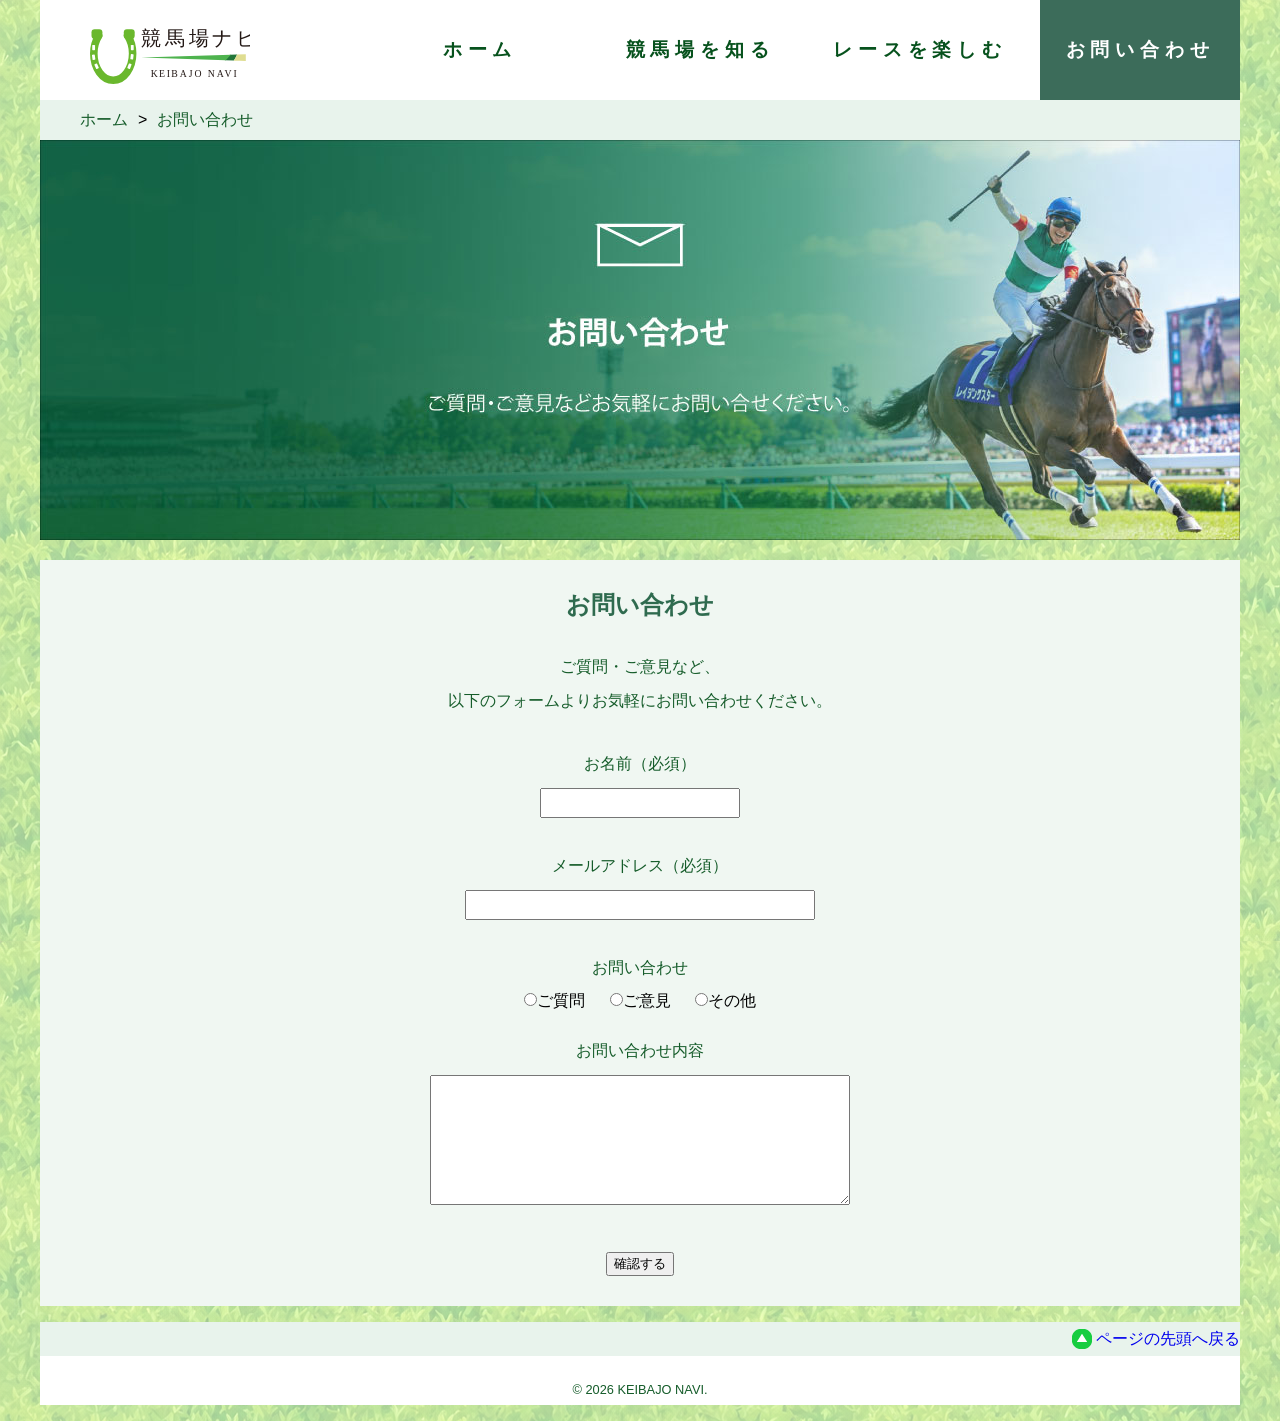
<file: contact.html>
<!DOCTYPE html>
<html lang="ja">

<head>
    <meta charset="UTF-8">
    <meta name="viewport" content="width=device-width, initial-scale=1.0">
    <link rel="stylesheet" href="./css/sanitize.css">
    <link rel="stylesheet" href="./css/style.css">
    <link rel="stylesheet" href="./css/responsive.css">
    <script type="text/javascript" src="https://code.jquery.com/jquery-1.11.0.min.js" crossorigin="anonymous"></script>
    <script>$(function () {
            $('#pagetop').click(function () {
                $('body,html').animate({
                    scrollTop: 0
                }, 800);
                return false;
            });
        });
    </script>

    <script>$(function () {
            $('#nav-toggle').click(function () {
                // メニューの開閉状態を切り替える
                $('.nav-ham').toggleClass('open');

                // ハンバーガーボタンのアクティブクラスを切り替えて三本線をバツにする
                $(this).toggleClass('active');
            });
        });</script>


    <title>競馬場ナビ-お問い合わせ</title>
</head>

<body>
    <header id="top">
        <div class="inner">
            <h1><a href="index.html"><img src="./images/keibajyo_logo.svg" alt="競馬場ナビ"></a></h1>
            <nav>
                <ul>
                    <li id="nav_home"><a href="index.html">ホーム</a></li>
                    <li id="nav_know"><a href="know.html">競馬場を知る</a></li>
                    <li id="nav_enjoy"><a href="enjoy.html">レースを楽しむ</a></li>
                    <li id="nav_contact"><a href="contact.html" class="current">お問い合わせ</a></li>
                </ul>
            </nav>

            <!-- ハンバーガーメニュー -->
            <div class="nav-ham">
                <div id="nav-toggle" class="sp">
                    <div><span></span>
                        <span></span>
                        <span></span>
                    </div>
                </div>

                <ul>
                    <li><a href="index.html">ホーム</a></li>
                    <li><a href="know.html">競馬場を知る</a></li>
                    <li><a href="enjoy.html">レースを楽しむ</a></li>
                    <li><a href="contact.html">お問い合わせ</a></li>
                </ul>


            </div>
        </div>
        <!-- パンくずリスト↓ -->
        <div class="header_bread_nav">
            <ul>
                <li><a href="index.html">ホーム</a></li>


                <li><a href="contact.html">お問い合わせ</a></li>
            </ul>
        </div>



    </header>
    <section class="contact">
        <div id="graphic_contact"><img src="./images/contact_main.jpg" alt="お問い合わせ。ご質問、ご意見などお気軽にお問い合わせください。"></div>

        <div id="contact">
            <article>
                <h2>お問い合わせ</h2>
                <p class="contact">ご質問・ご意見など、<br>以下のフォームよりお気軽にお問い合わせください。</p>
                <form action="#">
                    <p><label>お名前（必須）<br><input type="text" name="name" required></label></p>
                    <p><label>メールアドレス（必須）<br><input type="email" name="mail" required></label></p>
                    <!-- <div>お問い合わせ種類<br>
                        <label><input type="checkbox" name="kind" value="0">ご質問</label>
                        <label><input type="checkbox" name="kind" value="1">ご意見</label>
                        <label><input type="checkbox" name="kind" value="1">その他</label>
                        </p> -->
                    <dl class="contact_type">
                        <dt>お問い合わせ</dt>
                        <dd>
                            <label><input type="radio" name="kind" value="0">ご質問</label>
                            <label><input type="radio" name="kind" value="0">ご意見</label>
                            <label><input type="radio" name="kind" value="1">その他</label>
                        </dd>



                    </dl>
                    <!-- <select name="pref">
                <option value="選んでください">選んでください</option>
                <option value="ご質問">ご質問</option>
                <option value="ご意見">ご意見</option>
                <option value="その他">その他</option> -->
                    </select>
                    <p><label>お問い合わせ内容<br>
                            <textarea name="message"></textarea></label></p>
                    <input type="submit" value="確認する">
                </form>
            </article>
        </div>
    </section>


    <footer>
        <p id="pagetop"><a href="#top">ページの先頭へ戻る</a></p>
        <p id="copyright"><small>© 2026 KEIBAJO NAVI.</small></p>




    </footer>

</body>

</html>
</file>
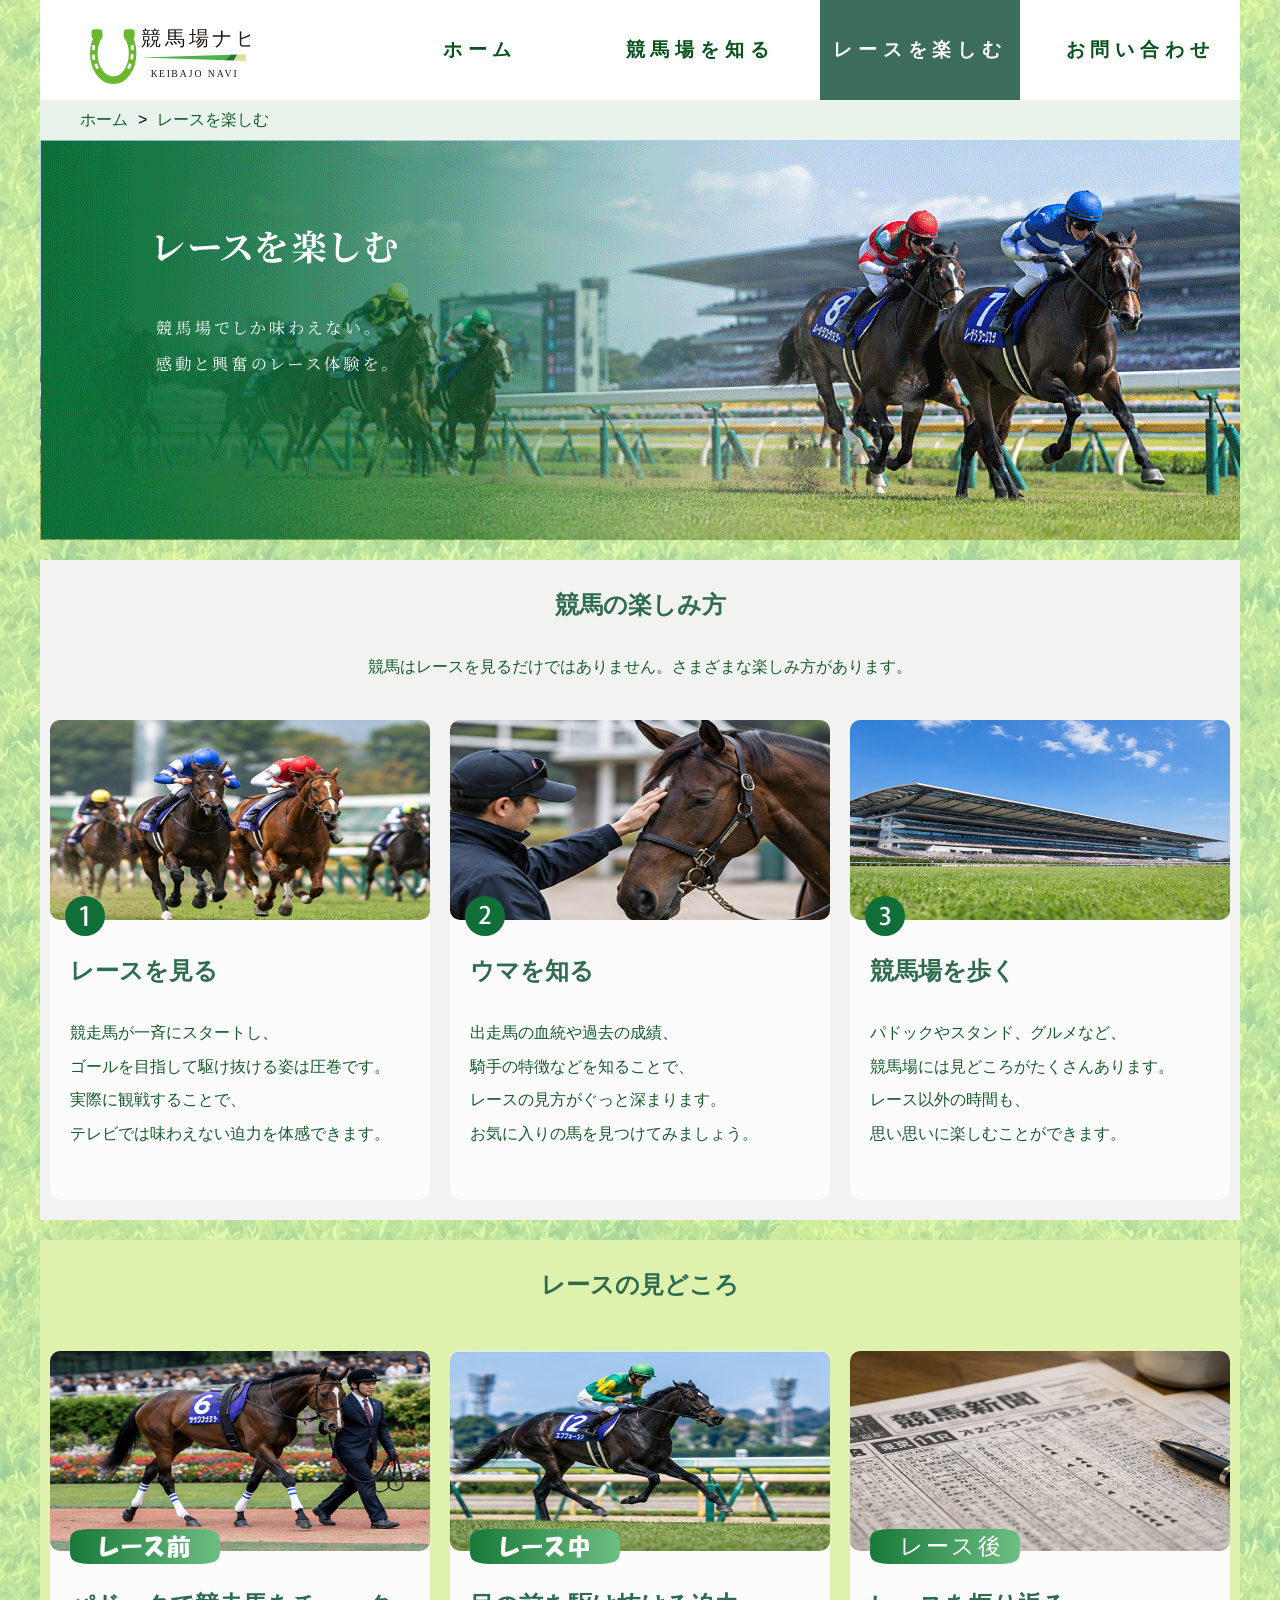
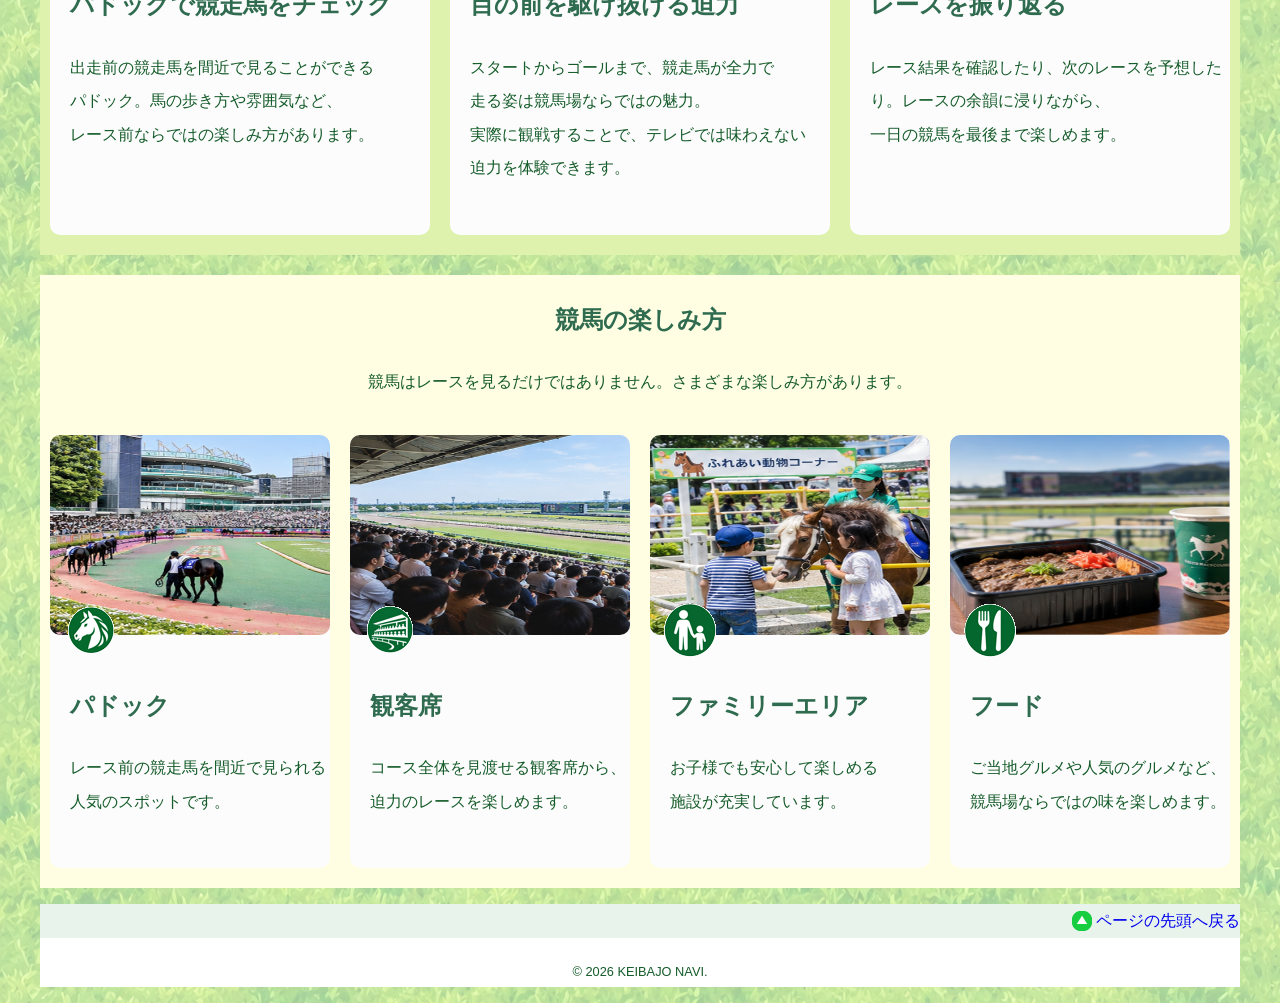
<file: enjoy.html>
<!DOCTYPE html>
<html lang="ja">

<head>
    <meta charset="UTF-8">
    <meta name="viewport" content="width=device-width, initial-scale=1.0">
    <link rel="stylesheet" href="./css/sanitize.css">
    <link rel="stylesheet" href="./css/style.css">
    <link rel="stylesheet" href="./css/responsive.css">
    <script type="text/javascript" src="https://code.jquery.com/jquery-1.11.0.min.js" crossorigin="anonymous"></script>
    <script>$(function () {
            $('#pagetop').click(function () {
                $('body,html').animate({
                    scrollTop: 0
                }, 800);
                return false;
            });
        });
    </script>

     <script>$(function () {
            $('#nav-toggle').click(function () {
                // メニューの開閉状態を切り替える
                $('.nav-ham').toggleClass('open');

                // ハンバーガーボタンのアクティブクラスを切り替えて三本線をバツにする
                $(this).toggleClass('active');
            });
        });</script>

    <title>競馬場ナビ-レースを楽しむ</title>
</head>

<body>
    <header id="top">
        <div class="inner">
            <h1><a href="index.html"><img src="./images/keibajyo_logo.svg" alt="競馬場ナビ"></a></h1>
            <nav>
                <ul>
                    <li id="nav_home"><a href="index.html">ホーム</a></li>
                    <li id="nav_know"><a href="know.html">競馬場を知る</a></li>
                    <li id="nav_enjoy"><a href="enjoy.html" class="current">レースを楽しむ</a></li>
                    <li id="nav_contact"><a href="contact.html">お問い合わせ</a></li>
                </ul>
            </nav>

            <!-- ハンバーガーメニュー -->
            <div class="nav-ham">
                <div id="nav-toggle" class="sp">
                    <div><span></span>
                        <span></span>
                        <span></span>
                    </div>
                </div>

                <ul>
                    <li><a href="index.html">ホーム</a></li>
                    <li><a href="know.html">競馬場を知る</a></li>
                    <li><a href="enjoy.html">レースを楽しむ</a></li>
                    <li><a href="contact.html">お問い合わせ</a></li>
                </ul>


            </div>

        </div>
        <!-- パンくずリスト↓ -->
        <div class="header_bread_nav">
            <ul>
                <li><a href="index.html">ホーム</a></li>
                <li><a href="enjoy.html">レースを楽しむ</a></li>

            </ul>
        </div>



    </header>
    <section>


        <div id="graphic_enjoy"><img src="./images/enjoy_main.png" alt="レースを楽しむ"></div>

        <div class="enjoy-race">

            <div class="race_wrp">

                <div id="enjoy_contents">
                    <div class="main">
                        <article>
                            <h2>競馬の楽しみ方</h2>
                            <p>競馬はレースを見るだけではありません。さまざまな楽しみ方があります。</p>
                        </article>
                    </div>
                </div>

                <div class="enjoy_active">
                    <div class="enjoy-item">
                        <p><img src="./images/enjoy_race_01.png" alt="" width="380px" height="200px"></p>
                        <div class="explain">
                            <div class="icon"><img src="./images/logo_01.svg" alt="01"></div>
                            <h2>レースを見る</h2>
                            <!-- 説明文のdiv↓ -->

                            <p>競走馬が一斉にスタートし、<br>ゴールを目指して駆け抜ける姿は圧巻です。<br>実際に観戦することで、<br>テレビでは味わえない迫力を体感できます。</p>
                        </div>

                    </div>

                    <div class="enjoy-item">
                        <p><img src="./images/enjoy_race_02.png" alt="" width="380px" height="200px"></p>
                        <div class="explain">
                            <div class="icon"><img src="./images/logo_02.svg" alt="02"></div>
                            <h2>ウマを知る</h2>
                            <p>出走馬の血統や過去の成績、<br>騎手の特徴などを知ることで、<br>レースの見方がぐっと深まります。<br>お気に入りの馬を見つけてみましょう。</p>
                        </div>
                    </div>
                    <div class="enjoy-item">
                        <p><img src="./images/enjoy_race_03.png" alt="" width="380px" height="200px"></p>
                        <div class="explain">
                            <div class="icon"><img src="./images/logo_03.svg" alt="03"></div>
                            <h2>競馬場を歩く</h2>
                            <p>パドックやスタンド、グルメなど、<br>競馬場には見どころがたくさんあります。<br>レース以外の時間も、<br>思い思いに楽しむことができます。</p>
                        </div>


                    </div>





                </div>

            </div>

            <div class="race_wrp2">
                <div id="enjoy_contents">
                    <div class="main">
                        <article>
                            <h2>レースの見どころ</h2>
                        </article>
                    </div>
                </div>
                <div class="enjoy_active">

                    <div class="enjoy-item">
                        <p><img src="./images/enjoy_race_04.png" alt="" width="380px" height="200px"></p>
                        <div class="explain">
                            <div class="icon2"><img src="./images/race_mae.svg" alt=""></div>
                            <h2>パドックで競走馬をチェック</h2>
                            <!-- 説明文のdiv↓ -->

                            <p>出走前の競走馬を間近で見ることができる<br>パドック。馬の歩き方や雰囲気など、<br>レース前ならではの楽しみ方があります。</p>
                        </div>

                    </div>
                    <div class="enjoy-item">
                        <p><img src="./images/enjoy_race_05.png" alt="" width="380px" height="200px"></p>
                        <div class="explain">
                            <div class="icon2"><img src="./images/race_tyuu.svg" alt=""></div>
                            <h2>目の前を駆け抜ける迫力</h2>
                            <!-- 説明文のdiv↓ -->

                            <p>スタートからゴールまで、競走馬が全力で<br>走る姿は競馬場ならではの魅力。<br>実際に観戦することで、テレビでは味わえない<br>迫力を体験できます。</p>
                        </div>

                    </div>
                    <div class="enjoy-item">
                        <p><img src="./images/enjoy_race_06.png" alt="" width="380px" height="200px"></p>
                        <div class="explain">
                            <div class="icon2"><img src="./images/race_go.svg" alt=""></div>
                            <h2>レースを振り返る</h2>
                            <!-- 説明文のdiv↓ -->

                            <p>レース結果を確認したり、次のレースを予想したり。レースの余韻に浸りながら、<br>一日の競馬を最後まで楽しめます。</p>
                        </div>

                    </div>
                </div>
            </div>
            <div class="race_wrp3">
                <div id="enjoy_contents">

                    <div class="main">
                        <article>
                            <h2>競馬の楽しみ方</h2>
                            <p>競馬はレースを見るだけではありません。さまざまな楽しみ方があります。</p>
                        </article>
                    </div>
                </div>



                <div class="enjoy_active">


                    <div class="enjoy-item2">
                        <p><img src="./images/enjoy_race_07.png" alt="" width="380px" height="200px"></p>
                        <div class="explain">
                            <div class="icon3"><img src="./images/race_uma.gif" alt=""></div>
                            <h2>パドック</h2>
                            <!-- 説明文のdiv↓ -->

                            <p>レース前の競走馬を間近で見られる<br>人気のスポットです。</p>
                        </div>

                    </div>
                    <div class="enjoy-item2">
                        <p><img src="./images/enjoy_race_08.png" alt="" width="380px" height="200px"></p>
                        <div class="explain">
                            <div class="icon3"><img src="./images/race_kankyaku.gif" alt=""></div>
                            <h2>観客席</h2>
                            <!-- 説明文のdiv↓ -->

                            <p>コース全体を見渡せる観客席から、<br>迫力のレースを楽しめます。</p>
                        </div>

                    </div>
                    <div class="enjoy-item2">
                        <p><img src="./images/enjoy_race_09.png" alt="" width="380px" height="200px"></p>
                        <div class="explain">
                            <div class="icon3"><img src="./images/race_oysko.gif" alt=""></div>
                            <h2>ファミリーエリア</h2>
                            <!-- 説明文のdiv↓ -->

                            <p>お子様でも安心して楽しめる<br>施設が充実しています。
                            </p>
                        </div>

                    </div>
                    <div class="enjoy-item2">
                        <p><img src="./images/enjoy_race_10.png" alt="" width="380px" height="200px"></p>
                        <div class="explain">
                            <div class="icon3"><img src="./images/race_ryori.gif" alt=""></div>
                            <h2>フード</h2>
                            <!-- 説明文のdiv↓ -->

                            <p>ご当地グルメや人気のグルメなど、<br>競馬場ならではの味を楽しめます。</p>
                        </div>

                    </div>
                </div>
            </div>

        </div>
    </section>
    <footer>
        <p id="pagetop"><a href="#top">ページの先頭へ戻る</a></p>
        <p id="copyright"><small>© 2026 KEIBAJO NAVI.</small></p>




    </footer>

</body>

</html>
</file>
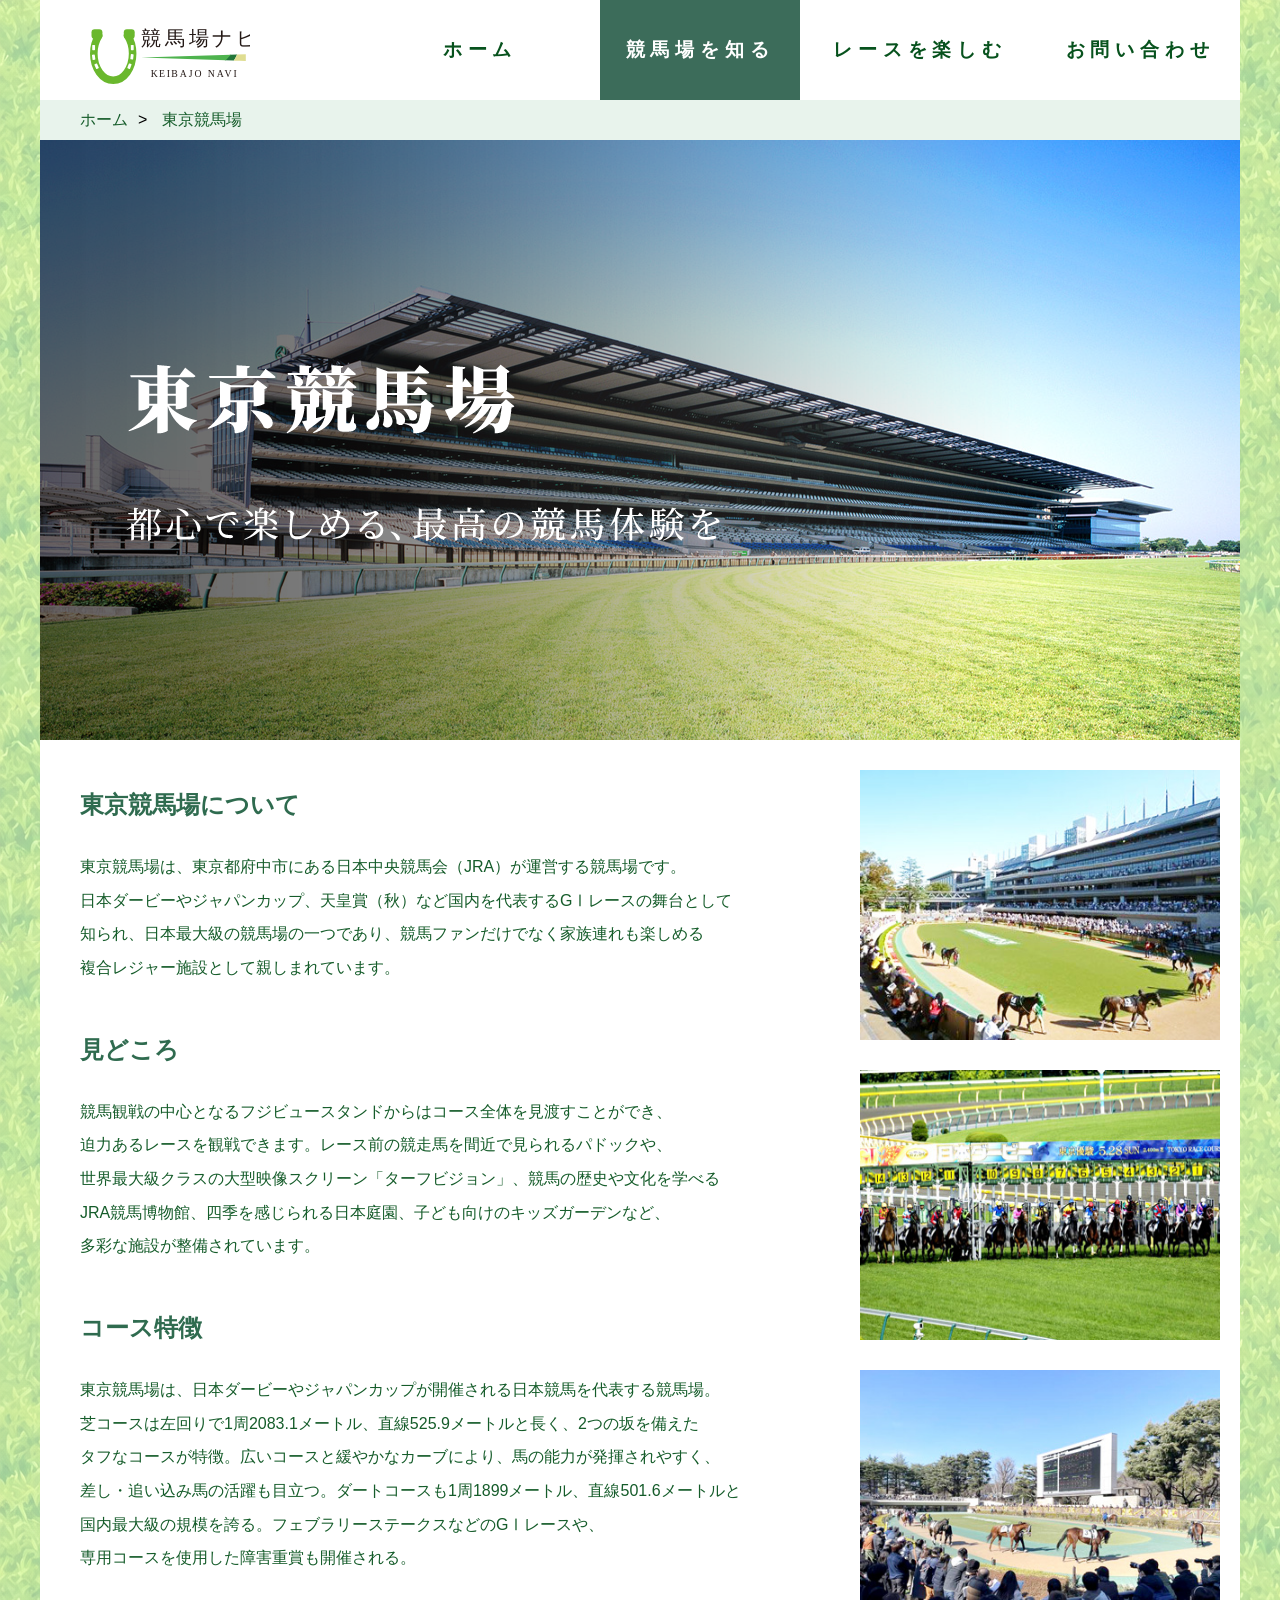
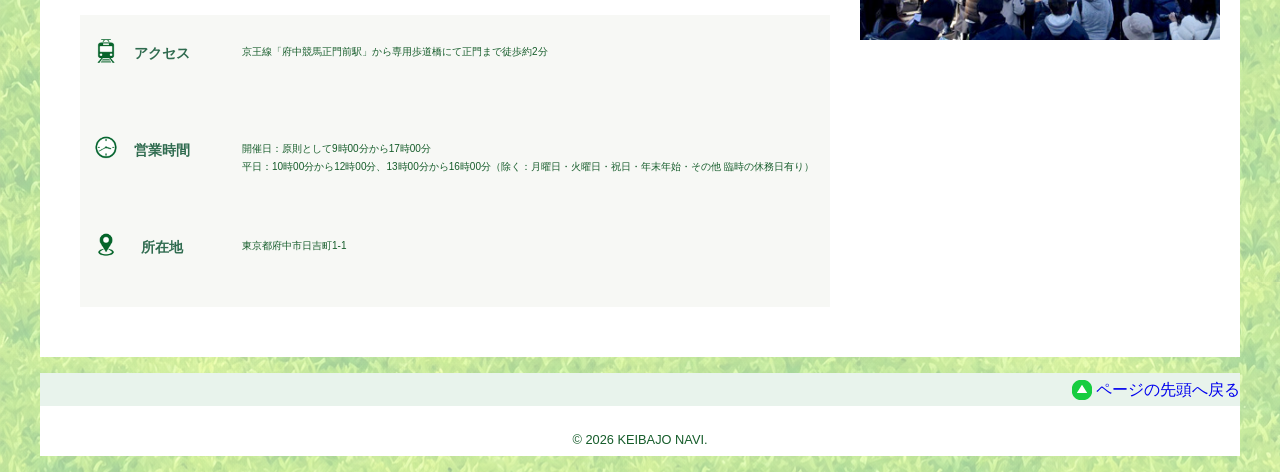
<file: fukushima.html>
<!DOCTYPE html>
<html lang="ja">

<head>
    <meta charset="UTF-8">
    <meta name="viewport" content="width=device-width, initial-scale=1.0">
    <link rel="stylesheet" href="./css/sanitize.css">
    <link rel="stylesheet" href="./css/style.css">
    <script type="text/javascript" src="http://code.jquery.com/jquery-1.11.0.min.js"></script>
    <script>$(function () {
            $('#pagetop').click(function () {
                $('body,html').animate({
                    scrollTop: 0
                }, 800);
                return false;
            });
        });
    </script>


    <title>競馬場ナビ-東京競馬場</title>
</head>

<body>
    <header id="top">
        <div class="inner">
            <h1><a href="index.html"><img src="./images/keibajyo_logo.svg" alt="競馬場ナビ"></a></h1>
            <nav>
                <ul>
                    <li id="nav_home"><a href="index.html">ホーム</a></li>
                    <li id="nav_know"><a href="know.html" class="current">競馬場を知る</a></li>
                    <li id="nav_enjoy"><a href="enjoy.html">レースを楽しむ</a></li>
                    <li id="nav_contact"><a href="contact.html">お問い合わせ</a></li>
                </ul>
            </nav>
        </div>

        <!-- パンくずリスト↓ -->

        <div class="header_bread_nav">
            <ul>
                <li><a href="index.html">ホーム</a></li>
                <li>

                    <a href="contact.html">東京競馬場</a>
                </li>
            </ul>
        </div>



    </header>
    <div class="tokyo_wrp">

        <div class="tokyo_graphic"><img src="./images/東京競馬場_main.png" alt=""></div>
        <div class="race_contents">
            <div class="race_explain">
                <h2>東京競馬場について</h2>
                <p>東京競馬場は、東京都府中市にある日本中央競馬会（JRA）が運営する競馬場です。<br>日本ダービーやジャパンカップ、天皇賞（秋）など国内を代表するGⅠレースの舞台として<br>知られ、日本最大級の競馬場の一つであり、競馬ファンだけでなく家族連れも楽しめる<br>複合レジャー施設として親しまれています。
                </p>
                <h2>見どころ</h2>
                <p>競馬観戦の中心となるフジビュースタンドからはコース全体を見渡すことができ、<br>迫力あるレースを観戦できます。レース前の競走馬を間近で見られるパドックや、<br>世界最大級クラスの大型映像スクリーン「ターフビジョン」、競馬の歴史や文化を学べる<br>JRA競馬博物館、四季を感じられる日本庭園、子ども向けのキッズガーデンなど、<br>多彩な施設が整備されています。
                </p>
                <h2>コース特徴</h2>
                <p>東京競馬場は、日本ダービーやジャパンカップが開催される日本競馬を代表する競馬場。<br>芝コースは左回りで1周2083.1メートル、直線525.9メートルと長く、2つの坂を備えた<br>タフなコースが特徴。広いコースと緩やかなカーブにより、馬の能力が発揮されやすく、<br>差し・追い込み馬の活躍も目立つ。ダートコースも1周1899メートル、直線501.6メートルと<br>国内最大級の規模を誇る。フェブラリーステークスなどのGⅠレースや、<br>専用コースを使用した障害重賞も開催される。
                </p>
                <div class="info_list">
                    <div class="info_item">
                        <div class="info_icon"><img src="./images/icon_access.png" alt=""></div>
                        <div class="info_contents">
                            <h3>アクセス</h3>
                            <p>京王線「府中競馬正門前駅」から専用歩道橋にて正門まで徒歩約2分</p>
                        </div>
                    </div>
                </div>
                <div class="infomation">
                    <div class="info_list">
                        <div class="info_item">
                            <div class="info_icon"><img src="./images/icon_time.png" alt=""></div>
                            <div class="info_contents">
                                <h3>営業時間</h3>
                                <p>開催日：原則として9時00分から17時00分<br>平日：10時00分から12時00分、13時00分から16時00分（除く：月曜日・火曜日・祝日・年末年始・その他
                                    臨時の休務日有り）</p>
                            </div>
                        </div>
                    </div>

                    <div class="info_list">
                        <div class="info_item">
                            <div class="info_icon"><img src="./images/icon_location.png" alt=""></div>
                            <div class="info_contents">
                                <h3>所在地</h3>
                                <p>東京都府中市日吉町1-1</p>
                            </div>
                        </div>
                    </div>
                </div>
            </div>

            <div class="race_vis">
                <div class="vis_item"><img src="./images/東京競馬場_vis_01.jpg" alt=""></div>
                <div class="vis_item"><img src="./images/東京競馬場_vis_02.jpg" alt=""></div>
                <div class="vis_item"><img src="./images/東京競馬場_vis_03.jpg" alt=""></div>
            </div>
        </div>
    </div>

    <footer>
        <p id="pagetop"><a href="#top">ページの先頭へ戻る</a></p>
        <p id="copyright"><small>© 2026 KEIBAJO NAVI.</small></p>




    </footer>

</body>

</html>
</file>
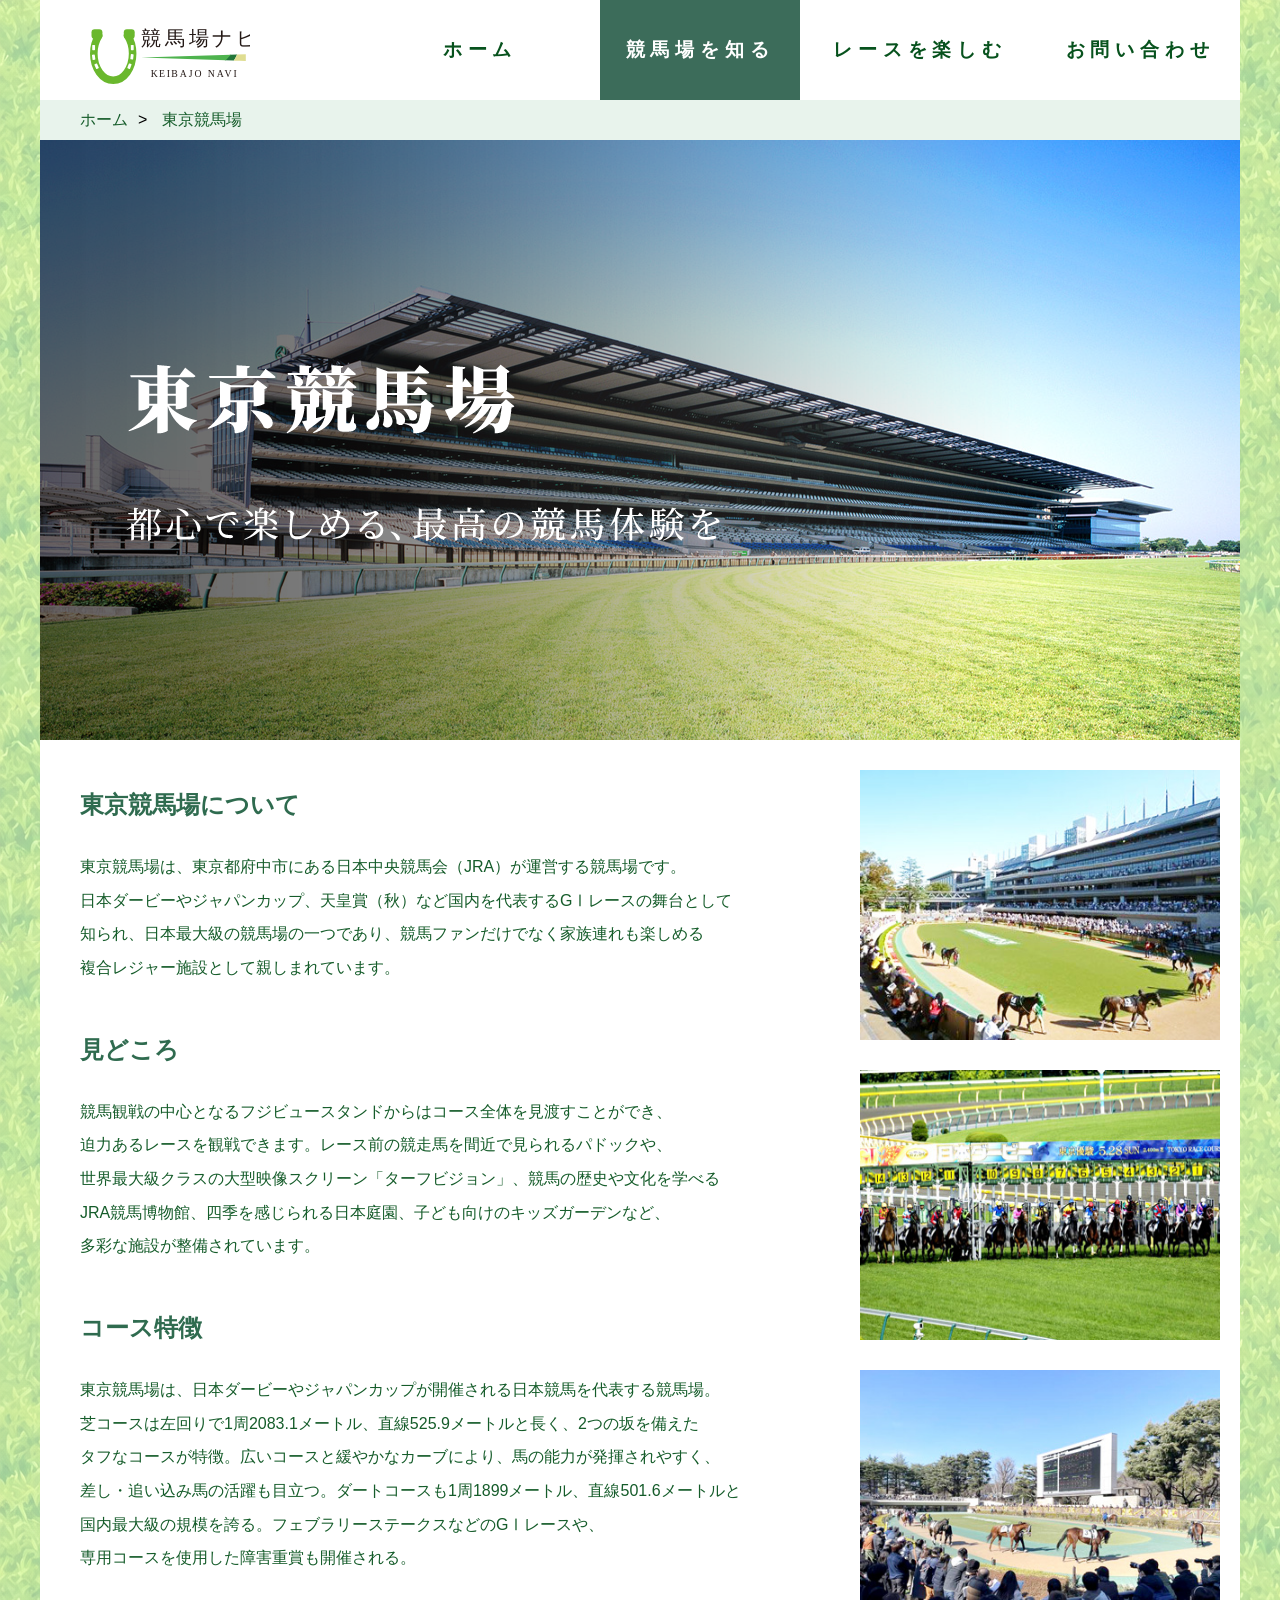
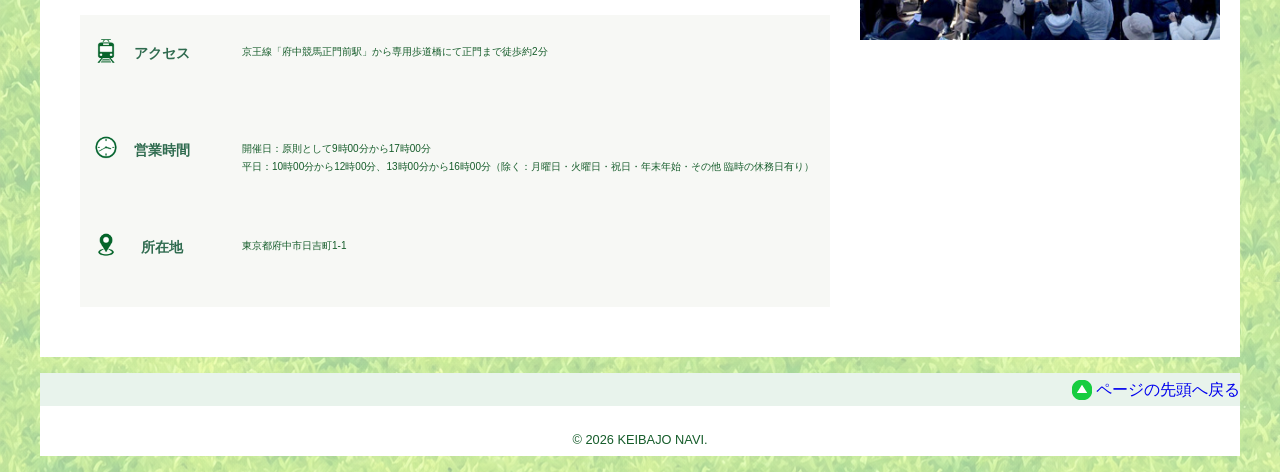
<file: hakodate.html>
<!DOCTYPE html>
<html lang="ja">

<head>
    <meta charset="UTF-8">
    <meta name="viewport" content="width=device-width, initial-scale=1.0">
    <link rel="stylesheet" href="./css/sanitize.css">
    <link rel="stylesheet" href="./css/style.css">
    <script type="text/javascript" src="https://code.jquery.com/jquery-1.11.0.min.js" crossorigin="anonymous"></script>
    <script>$(function () {
            $('#pagetop').click(function () {
                $('body,html').animate({
                    scrollTop: 0
                }, 800);
                return false;
            });
        });
    </script>


    <title>競馬場ナビ-東京競馬場</title>
</head>

<body>
    <header id="top">
        <div class="inner">
            <h1><a href="index.html"><img src="./images/keibajyo_logo.svg" alt="競馬場ナビ"></a></h1>
            <nav>
                <ul>
                    <li id="nav_home"><a href="index.html">ホーム</a></li>
                    <li id="nav_know"><a href="know.html" class="current">競馬場を知る</a></li>
                    <li id="nav_enjoy"><a href="enjoy.html">レースを楽しむ</a></li>
                    <li id="nav_contact"><a href="contact.html">お問い合わせ</a></li>
                </ul>
            </nav>
        </div>

        <!-- パンくずリスト↓ -->

        <div class="header_bread_nav">
            <ul>
                <li><a href="index.html">ホーム</a></li>
                <li>

                    <a href="contact.html">東京競馬場</a>
                </li>
            </ul>
        </div>



    </header>
    <div class="tokyo_wrp">

        <div class="tokyo_graphic"><img src="./images/東京競馬場_main.png" alt=""></div>
        <div class="race_contents">
            <div class="race_explain">
                <h2>東京競馬場について</h2>
                <p>東京競馬場は、東京都府中市にある日本中央競馬会（JRA）が運営する競馬場です。<br>日本ダービーやジャパンカップ、天皇賞（秋）など国内を代表するGⅠレースの舞台として<br>知られ、日本最大級の競馬場の一つであり、競馬ファンだけでなく家族連れも楽しめる<br>複合レジャー施設として親しまれています。
                </p>
                <h2>見どころ</h2>
                <p>競馬観戦の中心となるフジビュースタンドからはコース全体を見渡すことができ、<br>迫力あるレースを観戦できます。レース前の競走馬を間近で見られるパドックや、<br>世界最大級クラスの大型映像スクリーン「ターフビジョン」、競馬の歴史や文化を学べる<br>JRA競馬博物館、四季を感じられる日本庭園、子ども向けのキッズガーデンなど、<br>多彩な施設が整備されています。
                </p>
                <h2>コース特徴</h2>
                <p>東京競馬場は、日本ダービーやジャパンカップが開催される日本競馬を代表する競馬場。<br>芝コースは左回りで1周2083.1メートル、直線525.9メートルと長く、2つの坂を備えた<br>タフなコースが特徴。広いコースと緩やかなカーブにより、馬の能力が発揮されやすく、<br>差し・追い込み馬の活躍も目立つ。ダートコースも1周1899メートル、直線501.6メートルと<br>国内最大級の規模を誇る。フェブラリーステークスなどのGⅠレースや、<br>専用コースを使用した障害重賞も開催される。
                </p>
                <div class="info_list">
                    <div class="info_item">
                        <div class="info_icon"><img src="./images/icon_access.png" alt=""></div>
                        <div class="info_contents">
                            <h3>アクセス</h3>
                            <p>京王線「府中競馬正門前駅」から専用歩道橋にて正門まで徒歩約2分</p>
                        </div>
                    </div>
                </div>
                <div class="infomation">
                    <div class="info_list">
                        <div class="info_item">
                            <div class="info_icon"><img src="./images/icon_time.png" alt=""></div>
                            <div class="info_contents">
                                <h3>営業時間</h3>
                                <p>開催日：原則として9時00分から17時00分<br>平日：10時00分から12時00分、13時00分から16時00分（除く：月曜日・火曜日・祝日・年末年始・その他
                                    臨時の休務日有り）</p>
                            </div>
                        </div>
                    </div>

                    <div class="info_list">
                        <div class="info_item">
                            <div class="info_icon"><img src="./images/icon_location.png" alt=""></div>
                            <div class="info_contents">
                                <h3>所在地</h3>
                                <p>東京都府中市日吉町1-1</p>
                            </div>
                        </div>
                    </div>
                </div>
            </div>

            <div class="race_vis">
                <div class="vis_item"><img src="./images/東京競馬場_vis_01.jpg" alt=""></div>
                <div class="vis_item"><img src="./images/東京競馬場_vis_02.jpg" alt=""></div>
                <div class="vis_item"><img src="./images/東京競馬場_vis_03.jpg" alt=""></div>
            </div>
        </div>
    </div>

    <footer>
        <p id="pagetop"><a href="#top">ページの先頭へ戻る</a></p>
        <p id="copyright"><small>© 2026 KEIBAJO NAVI.</small></p>




    </footer>

</body>

</html>
</file>
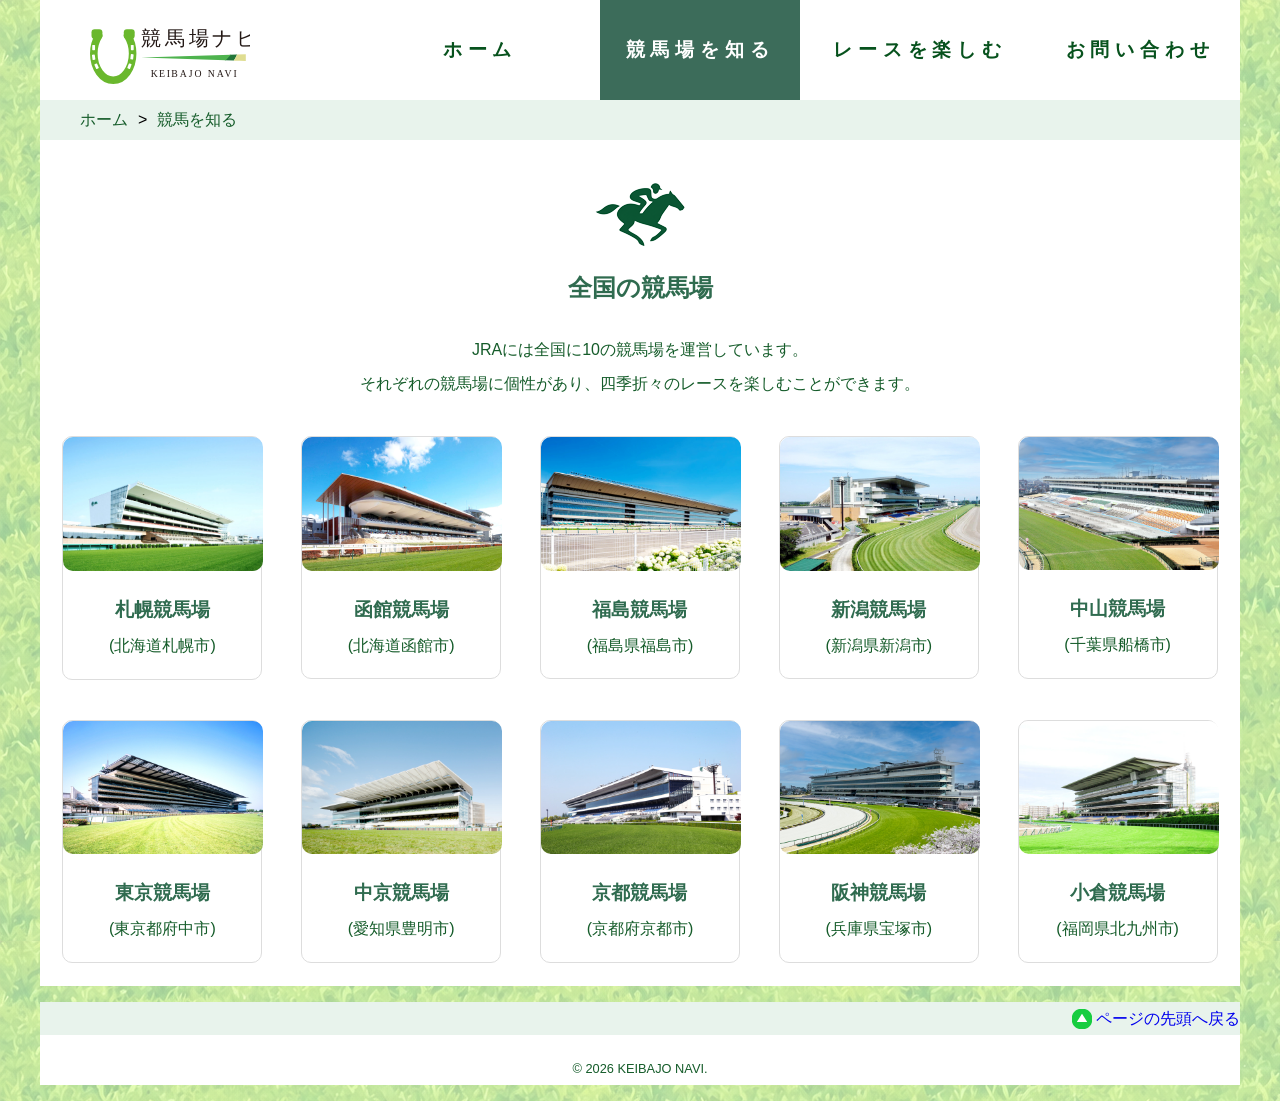
<file: know.html>
<!DOCTYPE html>
<html lang="ja">

<head>
    <meta charset="UTF-8">
    <meta name="viewport" content="width=device-width, initial-scale=1.0">
    <link rel="stylesheet" href="./css/sanitize.css">
    <link rel="stylesheet" href="./css/style.css">
    <link rel="stylesheet" href="./css/responsive.css">
    <script type="text/javascript" src="https://code.jquery.com/jquery-1.11.0.min.js" crossorigin="anonymous"></script>
    <script>$(function () {
            $('#pagetop').click(function () {
                $('body,html').animate({
                    scrollTop: 0
                }, 800);
                return false;
            });
        });
    </script>

     <script>$(function () {
            $('#nav-toggle').click(function () {
                // メニューの開閉状態を切り替える
                $('.nav-ham').toggleClass('open');

                // ハンバーガーボタンのアクティブクラスを切り替えて三本線をバツにする
                $(this).toggleClass('active');
            });
        });</script>


    <title>競馬場ナビ-競馬場を知る</title>
</head>

<body>
    <header id="top">
        <div class="inner">
            <h1><a href="index.html"><img src="./images/keibajyo_logo.svg" alt="競馬場ナビ"></a></h1>
            <nav>
                <ul>
                    <li id="nav_home"><a href="index.html">ホーム</a></li>
                    <li id="nav_know"><a href="know.html" class="current">競馬場を知る</a></li>
                    <li id="nav_enjoy"><a href="enjoy.html">レースを楽しむ</a></li>
                    <li id="nav_contact"><a href="contact.html">お問い合わせ</a></li>
                </ul>
            </nav>

             <!-- ハンバーガーメニュー -->
            <div class="nav-ham">
                <div id="nav-toggle" class="sp">
                    <div><span></span>
                        <span></span>
                        <span></span>
                    </div>
                </div>

                <ul>
                    <li><a href="index.html">ホーム</a></li>
                    <li><a href="know.html">競馬場を知る</a></li>
                    <li><a href="enjoy.html">レースを楽しむ</a></li>
                    <li><a href="contact.html">お問い合わせ</a></li>
                </ul>


            </div>
        </div>

        <!-- パンくずリスト↓ -->
        <div class="header_bread_nav">
            <ul>
                <li><a href="index.html">ホーム</a></li>
                <li><a href="know.html">競馬を知る</a></li>
            </ul>
        </div>



    </header>

    <section>

        <div id="know_contents">
            <div class="know_wrp">
                <article>
                    <img src="./images/logo_know.png" alt="">
                    <h2>全国の競馬場</h2>
                    <p>JRAには全国に10の競馬場を運営しています。<br>それぞれの競馬場に個性があり、四季折々のレースを楽しむことができます。</p>
                </article>
            </div>


            <div class="know_box">

                <div class="know_item"><a href="sapporo.html"><img src="./images/札幌競馬場.jpg" alt="札幌競馬場" class="item1">
                        <h3>札幌競馬場</h3>

                    </a>
                    <p>(北海道札幌市)</p>
                </div>
                <div class="know_item"><a href="hakodate.html"><img src="./images/函館競馬場.jpg" alt="函館競馬場" class="item2">
                        <h3>函館競馬場</h3>
                    </a>
                    <p>(北海道函館市)</p>
                </div>
                <div class="know_item"><a href="fukushima.html"><img src="./images/福島競馬場.jpg" alt="福島競馬場" class="item3">
                        <h3>福島競馬場</h3>
                    </a>
                    <p>(福島県福島市)</p>
                </div>
                <div class="know_item"><a href="niigata.html"><img src="./images/新潟競馬場.jpg" alt="新潟競馬場" class="item4">
                        <h3>新潟競馬場</h3>
                    </a>
                    <p>(新潟県新潟市)</p>
                </div>
                <div class="know_item"><a href="nakayama.html"><img src="./images/中山競馬場.jpg" alt="中山競馬場" class="item5">
                        <h3>中山競馬場</h3>
                    </a>
                    <p>(千葉県船橋市)</p>
                </div>
                <div class="know_item"><a href="tokyo.html"><img src="./images/東京競馬場.jpg" alt="東京競馬場" class="item6">
                        <h3>東京競馬場</h3>
                    </a>
                    <p>(東京都府中市)</p>
                </div>
                <div class="know_item"><a href="tyukyo.html"><img src="./images/中京競馬場.jpg" alt="中京競馬場" class="item7">
                        <h3>中京競馬場</h3>
                    </a>
                    <p>(愛知県豊明市)</p>
                </div>
                <div class="know_item"><a href="kyoto.html"><img src="./images/京都競馬場.jpg" alt="京都競馬場" class="item8">
                        <h3>京都競馬場</h3>
                    </a>
                    <p>(京都府京都市)</p>
                </div>
                <div class="know_item"><a href="hanshin.html"><img src="./images/阪神競馬場.jpg" alt="阪神競馬場" class="item9">
                        <h3>阪神競馬場</h3>
                    </a>
                    <p>(兵庫県宝塚市)</p>
                </div>
                <div class="know_item"><a href="kokura.html"><img src="./images/小倉競馬場02.jpg" alt="小倉競馬場" class="item10">
                        <h3>小倉競馬場</h3>
                    </a>
                    <p>(福岡県北九州市)</p>
                </div>
            </div>
        </div>

    </section>

    <footer>
        <p id="pagetop"><a href="#top">ページの先頭へ戻る</a></p>
        <p id="copyright"><small>© 2026 KEIBAJO NAVI.</small></p>




    </footer>

</body>

</html>
</file>
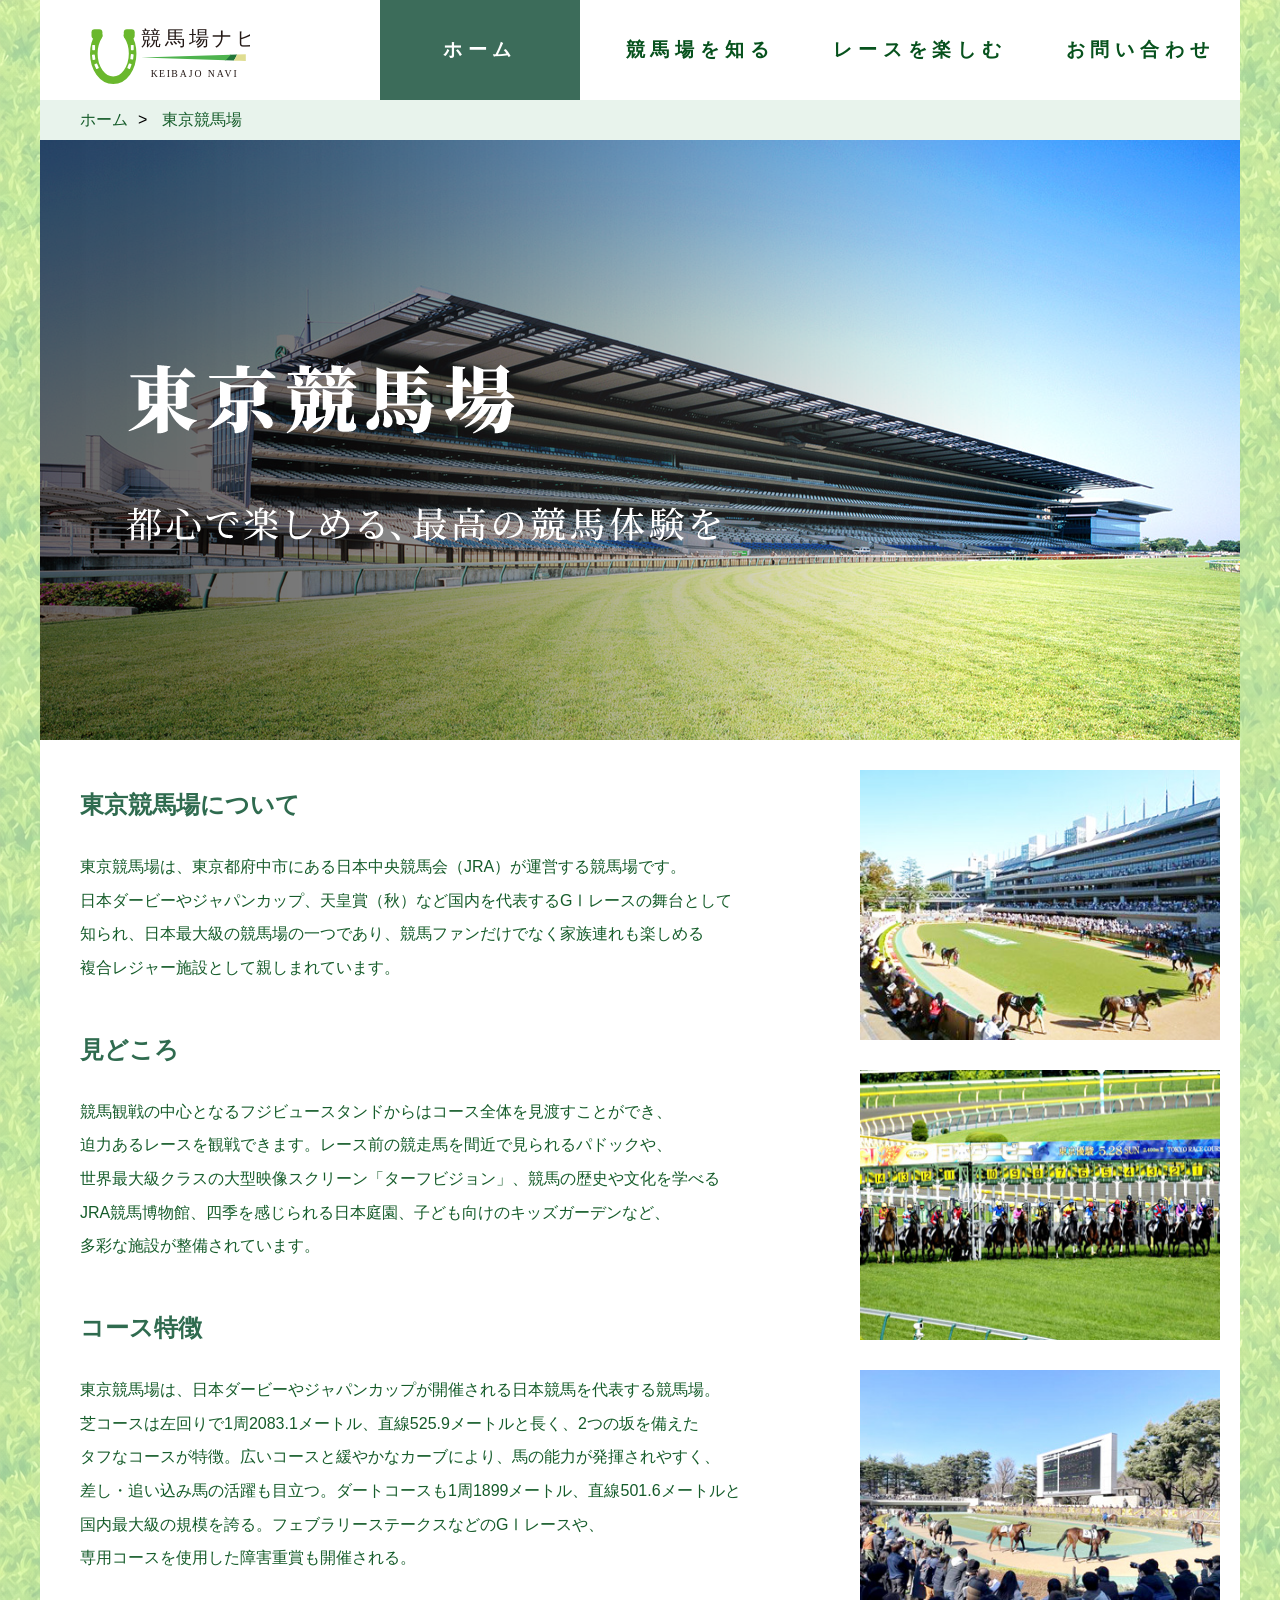
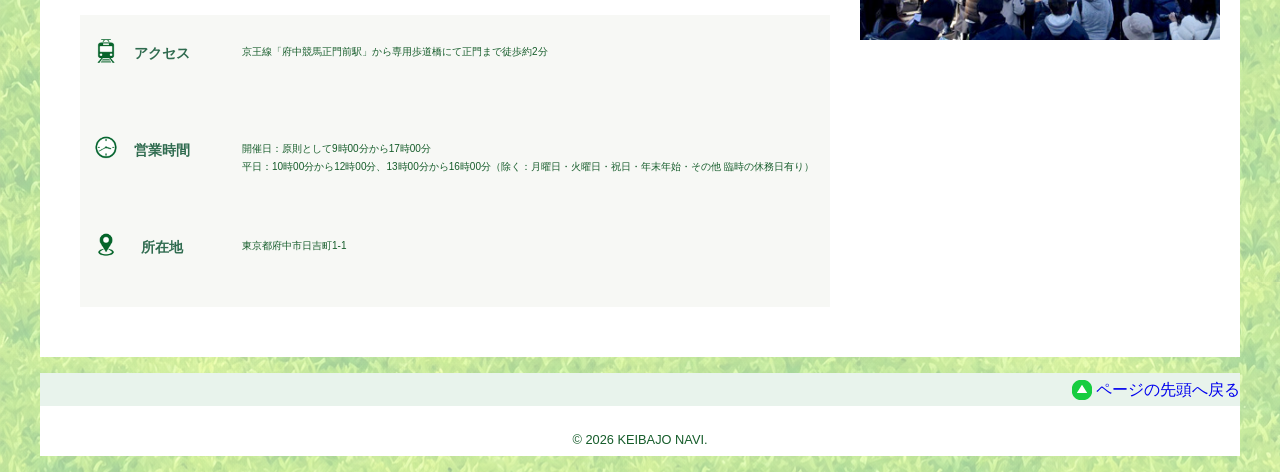
<file: sapporo.html>
<!DOCTYPE html>
<html lang="ja">

<head>
    <meta charset="UTF-8">
    <meta name="viewport" content="width=device-width, initial-scale=1.0">
    <link rel="stylesheet" href="./css/sanitize.css">
    <link rel="stylesheet" href="./css/style.css">
    <script type="text/javascript" src="https://code.jquery.com/jquery-1.11.0.min.js" crossorigin="anonymous"></script>
    <script>$(function () {
            $('#pagetop').click(function () {
                $('body,html').animate({
                    scrollTop: 0
                }, 800);
                return false;
            });
        });
    </script>


    <title>競馬場ナビ-東京競馬場</title>
</head>

<body>
    <header id="top">
        <div class="inner">
            <h1><a href="index.html"><img src="./images/keibajyo_logo.svg" alt="競馬場ナビ"></a></h1>
            <nav>
                <ul>
                    <li id="nav_home"><a href="index.html" class="current">ホーム</a></li>
                    <li id="nav_know"><a href="know.html">競馬場を知る</a></li>
                    <li id="nav_enjoy"><a href="enjoy.html">レースを楽しむ</a></li>
                    <li id="nav_contact"><a href="contact.html">お問い合わせ</a></li>
                </ul>
            </nav>
        </div>

        <!-- パンくずリスト↓ -->

        <div class="header_bread_nav">
            <ul>
                <li><a href="index.html">ホーム</a></li>
                <li>

                    <a href="contact.html">東京競馬場</a>
                </li>
            </ul>
        </div>



    </header>
    <div class="tokyo_wrp">

        <div class="tokyo_graphic"><img src="./images/東京競馬場_main.png" alt=""></div>
        <div class="race_contents">
            <div class="race_explain">
                <h2>東京競馬場について</h2>
                <p>東京競馬場は、東京都府中市にある日本中央競馬会（JRA）が運営する競馬場です。<br>日本ダービーやジャパンカップ、天皇賞（秋）など国内を代表するGⅠレースの舞台として<br>知られ、日本最大級の競馬場の一つであり、競馬ファンだけでなく家族連れも楽しめる<br>複合レジャー施設として親しまれています。
                </p>
                <h2>見どころ</h2>
                <p>競馬観戦の中心となるフジビュースタンドからはコース全体を見渡すことができ、<br>迫力あるレースを観戦できます。レース前の競走馬を間近で見られるパドックや、<br>世界最大級クラスの大型映像スクリーン「ターフビジョン」、競馬の歴史や文化を学べる<br>JRA競馬博物館、四季を感じられる日本庭園、子ども向けのキッズガーデンなど、<br>多彩な施設が整備されています。
                </p>
                <h2>コース特徴</h2>
                <p>東京競馬場は、日本ダービーやジャパンカップが開催される日本競馬を代表する競馬場。<br>芝コースは左回りで1周2083.1メートル、直線525.9メートルと長く、2つの坂を備えた<br>タフなコースが特徴。広いコースと緩やかなカーブにより、馬の能力が発揮されやすく、<br>差し・追い込み馬の活躍も目立つ。ダートコースも1周1899メートル、直線501.6メートルと<br>国内最大級の規模を誇る。フェブラリーステークスなどのGⅠレースや、<br>専用コースを使用した障害重賞も開催される。
                </p>
                <div class="info_list">
                    <div class="info_item">
                        <div class="info_icon"><img src="./images/icon_access.png" alt=""></div>
                        <div class="info_contents">
                            <h3>アクセス</h3>
                            <p>京王線「府中競馬正門前駅」から専用歩道橋にて正門まで徒歩約2分</p>
                        </div>
                    </div>
                </div>
                <div class="infomation">
                    <div class="info_list">
                        <div class="info_item">
                            <div class="info_icon"><img src="./images/icon_time.png" alt=""></div>
                            <div class="info_contents">
                                <h3>営業時間</h3>
                                <p>開催日：原則として9時00分から17時00分<br>平日：10時00分から12時00分、13時00分から16時00分（除く：月曜日・火曜日・祝日・年末年始・その他
                                    臨時の休務日有り）</p>
                            </div>
                        </div>
                    </div>

                    <div class="info_list">
                        <div class="info_item">
                            <div class="info_icon"><img src="./images/icon_location.png" alt=""></div>
                            <div class="info_contents">
                                <h3>所在地</h3>
                                <p>東京都府中市日吉町1-1</p>
                            </div>
                        </div>
                    </div>
                </div>
            </div>

            <div class="race_vis">
                <div class="vis_item"><img src="./images/東京競馬場_vis_01.jpg" alt=""></div>
                <div class="vis_item"><img src="./images/東京競馬場_vis_02.jpg" alt=""></div>
                <div class="vis_item"><img src="./images/東京競馬場_vis_03.jpg" alt=""></div>
            </div>
        </div>
    </div>

    <footer>
        <p id="pagetop"><a href="#top">ページの先頭へ戻る</a></p>
        <p id="copyright"><small>© 2026 KEIBAJO NAVI.</small></p>




    </footer>

</body>

</html>
</file>
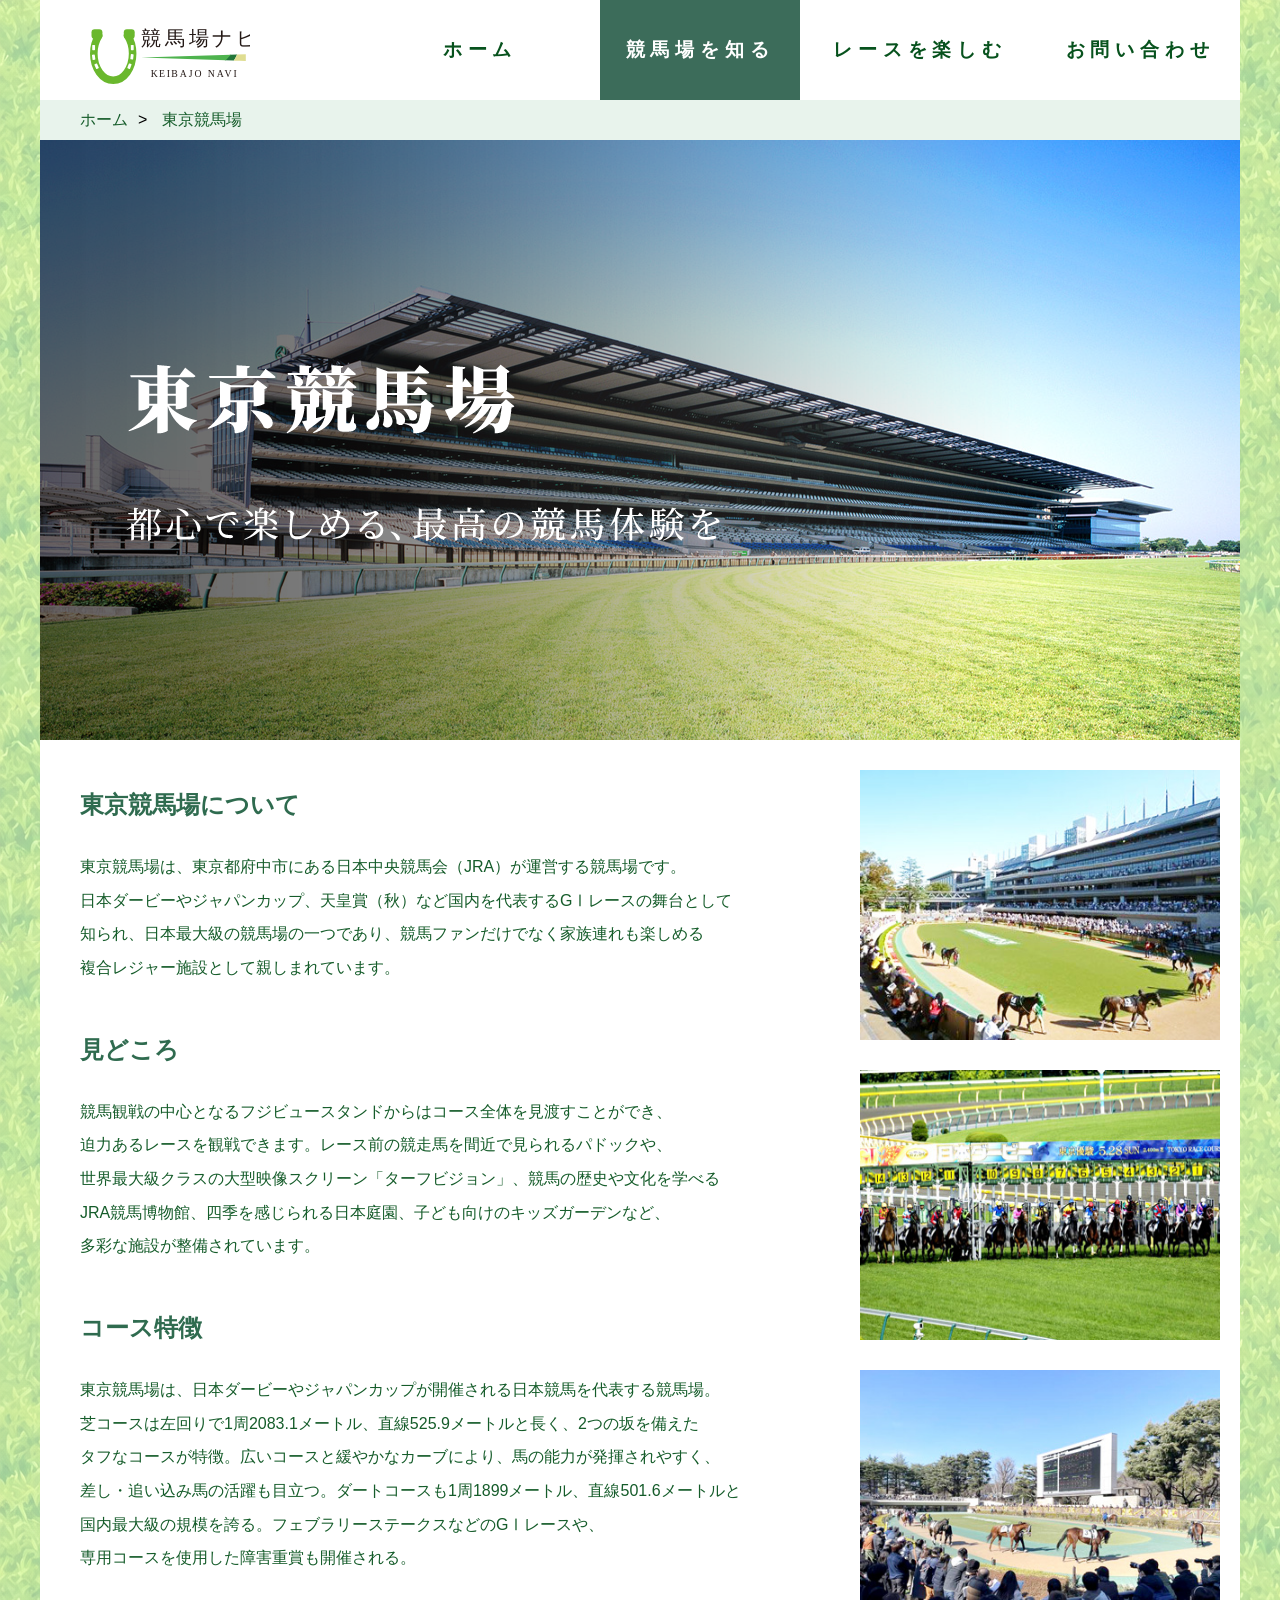
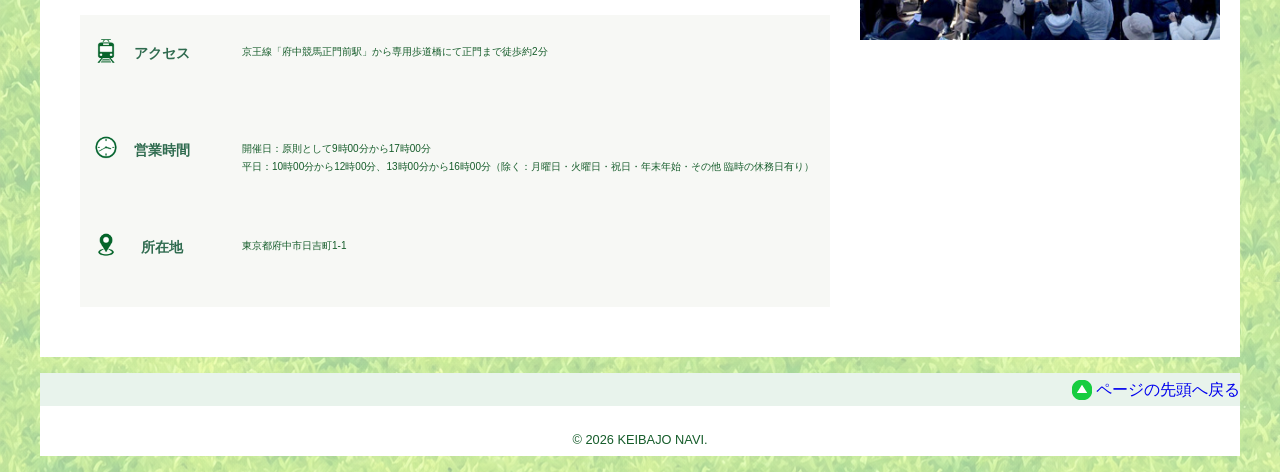
<file: tokyo.html>
<!DOCTYPE html>
<html lang="ja">

<head>
    <meta charset="UTF-8">
    <meta name="viewport" content="width=device-width, initial-scale=1.0">
    <link rel="stylesheet" href="./css/sanitize.css">
    <link rel="stylesheet" href="./css/style.css">
    <link rel="stylesheet" href="./css/responsive.css">
    <script type="text/javascript" src="https://code.jquery.com/jquery-1.11.0.min.js" crossorigin="anonymous"></script>
    <script>$(function () {
            $('#pagetop').click(function () {
                $('body,html').animate({
                    scrollTop: 0
                }, 800);
                return false;
            });
        });
    </script>

    <script>$(function () {
            $('#nav-toggle').click(function () {
                // メニューの開閉状態を切り替える
                $('.nav-ham').toggleClass('open');

                // ハンバーガーボタンのアクティブクラスを切り替えて三本線をバツにする
                $(this).toggleClass('active');
            });
        });</script>


    <title>競馬場ナビ-東京競馬場</title>
</head>

<body>
    <header id="top">
        <div class="inner">
            <h1><a href="index.html"><img src="./images/keibajyo_logo.svg" alt="競馬場ナビ"></a></h1>
            <nav>
                <ul>
                    <li id="nav_home"><a href="index.html">ホーム</a></li>
                    <li id="nav_know"><a href="know.html" class="current">競馬場を知る</a></li>
                    <li id="nav_enjoy"><a href="enjoy.html">レースを楽しむ</a></li>
                    <li id="nav_contact"><a href="contact.html">お問い合わせ</a></li>
                </ul>
            </nav>

            <!-- ハンバーガーメニュー -->
            <div class="nav-ham">
                <div id="nav-toggle" class="sp">
                    <div><span></span>
                        <span></span>
                        <span></span>
                    </div>
                </div>

                <ul>
                    <li><a href="index.html">ホーム</a></li>
                    <li><a href="know.html">競馬場を知る</a></li>
                    <li><a href="enjoy.html">レースを楽しむ</a></li>
                    <li><a href="contact.html">お問い合わせ</a></li>
                </ul>


            </div>
        </div>

        <!-- パンくずリスト↓ -->

        <div class="header_bread_nav">
            <ul>
                <li><a href="index.html">ホーム</a></li>
                <li>

                    <a href="contact.html">東京競馬場</a>
                </li>
            </ul>
        </div>



    </header>
    <div class="tokyo_wrp">

        <div class="tokyo_graphic"><img src="./images/東京競馬場_main.png" alt=""></div>
        <div class="race_contents">
            <div class="race_explain">
                <h2>東京競馬場について</h2>
                <p>東京競馬場は、東京都府中市にある日本中央競馬会（JRA）が運営する競馬場です。<br>日本ダービーやジャパンカップ、天皇賞（秋）など国内を代表するGⅠレースの舞台として<br>知られ、日本最大級の競馬場の一つであり、競馬ファンだけでなく家族連れも楽しめる<br>複合レジャー施設として親しまれています。
                </p>
                <h2>見どころ</h2>
                <p>競馬観戦の中心となるフジビュースタンドからはコース全体を見渡すことができ、<br>迫力あるレースを観戦できます。レース前の競走馬を間近で見られるパドックや、<br>世界最大級クラスの大型映像スクリーン「ターフビジョン」、競馬の歴史や文化を学べる<br>JRA競馬博物館、四季を感じられる日本庭園、子ども向けのキッズガーデンなど、<br>多彩な施設が整備されています。
                </p>
                <h2>コース特徴</h2>
                <p>東京競馬場は、日本ダービーやジャパンカップが開催される日本競馬を代表する競馬場。<br>芝コースは左回りで1周2083.1メートル、直線525.9メートルと長く、2つの坂を備えた<br>タフなコースが特徴。広いコースと緩やかなカーブにより、馬の能力が発揮されやすく、<br>差し・追い込み馬の活躍も目立つ。ダートコースも1周1899メートル、直線501.6メートルと<br>国内最大級の規模を誇る。フェブラリーステークスなどのGⅠレースや、<br>専用コースを使用した障害重賞も開催される。
                </p>
                <div class="info_list">
                    <div class="info_item">
                        <div class="info_icon"><img src="./images/icon_access.png" alt=""></div>
                        <div class="info_contents">
                            <h3>アクセス</h3>
                            <p>京王線「府中競馬正門前駅」から専用歩道橋にて正門まで徒歩約2分</p>
                        </div>
                    </div>
                </div>
                <div class="infomation">
                    <div class="info_list">
                        <div class="info_item">
                            <div class="info_icon"><img src="./images/icon_time.png" alt=""></div>
                            <div class="info_contents">
                                <h3>営業時間</h3>
                                <p>開催日：原則として9時00分から17時00分<br>平日：10時00分から12時00分、13時00分から16時00分（除く：月曜日・火曜日・祝日・年末年始・その他
                                    臨時の休務日有り）</p>
                            </div>
                        </div>
                    </div>

                    <div class="info_list">
                        <div class="info_item">
                            <div class="info_icon"><img src="./images/icon_location.png" alt=""></div>
                            <div class="info_contents">
                                <h3>所在地</h3>
                                <p>東京都府中市日吉町1-1</p>
                            </div>
                        </div>
                    </div>
                </div>
            </div>

            <div class="race_vis">
                <div class="vis_item"><img src="./images/東京競馬場_vis_01.jpg" alt=""></div>
                <div class="vis_item"><img src="./images/東京競馬場_vis_02.jpg" alt=""></div>
                <div class="vis_item"><img src="./images/東京競馬場_vis_03.jpg" alt=""></div>
            </div>
        </div>
    </div>

    <footer>
        <p id="pagetop"><a href="#top">ページの先頭へ戻る</a></p>
        <p id="copyright"><small>© 2026 KEIBAJO NAVI.</small></p>




    </footer>

</body>

</html>
</file>
<file: css/sanitize.css>
/* Document
 * ========================================================================== */

/**
 * Add border box sizing in all browsers (opinionated).
 */

*,
::before,
::after {
  box-sizing: border-box;
}

/**
 * 1. Add text decoration inheritance in all browsers (opinionated).
 * 2. Add vertical alignment inheritance in all browsers (opinionated).
 */

::before,
::after {
  text-decoration: inherit; /* 1 */
  vertical-align: inherit; /* 2 */
}

/**
 * 1. Use the default cursor in all browsers (opinionated).
 * 2. Change the line height in all browsers (opinionated).
 * 3. Use a 4-space tab width in all browsers (opinionated).
 * 4. Remove the grey highlight on links in iOS (opinionated).
 * 5. Prevent adjustments of font size after orientation changes in
 *    IE on Windows Phone and in iOS.
 * 6. Breaks words to prevent overflow in all browsers (opinionated).
 */

html {
  cursor: default; /* 1 */
  line-height: 1.5; /* 2 */
  -moz-tab-size: 4; /* 3 */
  tab-size: 4; /* 3 */
  -webkit-tap-highlight-color: transparent /* 4 */;
  -ms-text-size-adjust: 100%; /* 5 */
  -webkit-text-size-adjust: 100%; /* 5 */
  word-break: break-word; /* 6 */
}

/* Sections
 * ========================================================================== */

/**
 * Remove the margin in all browsers (opinionated).
 */

body {
  margin: 0;
}

/**
 * Correct the font size and margin on `h1` elements within `section` and
 * `article` contexts in Chrome, Edge, Firefox, and Safari.
 */

h1 {
  font-size: 2em;
  margin: 0.67em 0;
}

/* Grouping content
 * ========================================================================== */

/**
 * Remove the margin on nested lists in Chrome, Edge, IE, and Safari.
 */

dl dl,
dl ol,
dl ul,
ol dl,
ul dl {
  margin: 0;
}

/**
 * Remove the margin on nested lists in Edge 18- and IE.
 */

ol ol,
ol ul,
ul ol,
ul ul {
  margin: 0;
}

/**
 * 1. Add the correct sizing in Firefox.
 * 2. Show the overflow in Edge 18- and IE.
 */

hr {
  height: 0; /* 1 */
  overflow: visible; /* 2 */
}

/**
 * Add the correct display in IE.
 */

main {
  display: block;
}

/**
 * Remove the list style on navigation lists in all browsers (opinionated).
 */

nav ol,
nav ul {
  list-style: none;
  padding: 0;
}

/**
 * 1. Correct the inheritance and scaling of font size in all browsers.
 * 2. Correct the odd `em` font sizing in all browsers.
 */

pre {
  font-family: monospace, monospace; /* 1 */
  font-size: 1em; /* 2 */
}

/* Text-level semantics
 * ========================================================================== */

/**
 * Remove the gray background on active links in IE 10.
 */

a {
  background-color: transparent;
}

/**
 * Add the correct text decoration in Edge 18-, IE, and Safari.
 */

abbr[title] {
  text-decoration: underline;
  text-decoration: underline dotted;
}

/**
 * Add the correct font weight in Chrome, Edge, and Safari.
 */

b,
strong {
  font-weight: bolder;
}

/**
 * 1. Correct the inheritance and scaling of font size in all browsers.
 * 2. Correct the odd `em` font sizing in all browsers.
 */

code,
kbd,
samp {
  font-family: monospace, monospace; /* 1 */
  font-size: 1em; /* 2 */
}

/**
 * Add the correct font size in all browsers.
 */

small {
  font-size: 80%;
}

/* Embedded content
 * ========================================================================== */

/*
 * Change the alignment on media elements in all browsers (opinionated).
 */

audio,
canvas,
iframe,
img,
svg,
video {
  vertical-align: middle;
}

/**
 * Add the correct display in IE 9-.
 */

audio,
video {
  display: inline-block;
}

/**
 * Add the correct display in iOS 4-7.
 */

audio:not([controls]) {
  display: none;
  height: 0;
}

/**
 * Remove the border on iframes in all browsers (opinionated).
 */

iframe {
  border-style: none;
}

/**
 * Remove the border on images within links in IE 10-.
 */

img {
  border-style: none;
}

/**
 * Change the fill color to match the text color in all browsers (opinionated).
 */

svg:not([fill]) {
  fill: currentColor;
}

/**
 * Hide the overflow in IE.
 */

svg:not(:root) {
  overflow: hidden;
}

/* Tabular data
 * ========================================================================== */

/**
 * Collapse border spacing in all browsers (opinionated).
 */

table {
  border-collapse: collapse;
}

/* Forms
 * ========================================================================== */

/**
 * Remove the margin on controls in Safari.
 */

button,
input,
select {
  margin: 0;
}

/**
 * 1. Show the overflow in IE.
 * 2. Remove the inheritance of text transform in Edge 18-, Firefox, and IE.
 */

button {
  overflow: visible; /* 1 */
  text-transform: none; /* 2 */
}

/**
 * Correct the inability to style buttons in iOS and Safari.
 */

button,
[type="button"],
[type="reset"],
[type="submit"] {
  -webkit-appearance: button;
}

/**
 * 1. Change the inconsistent appearance in all browsers (opinionated).
 * 2. Correct the padding in Firefox.
 */

fieldset {
  border: 1px solid #a0a0a0; /* 1 */
  padding: 0.35em 0.75em 0.625em; /* 2 */
}

/**
 * Show the overflow in Edge 18- and IE.
 */

input {
  overflow: visible;
}

/**
 * 1. Correct the text wrapping in Edge 18- and IE.
 * 2. Correct the color inheritance from `fieldset` elements in IE.
 */

legend {
  color: inherit; /* 2 */
  display: table; /* 1 */
  max-width: 100%; /* 1 */
  white-space: normal; /* 1 */
}

/**
 * 1. Add the correct display in Edge 18- and IE.
 * 2. Add the correct vertical alignment in Chrome, Edge, and Firefox.
 */

progress {
  display: inline-block; /* 1 */
  vertical-align: baseline; /* 2 */
}

/**
 * Remove the inheritance of text transform in Firefox.
 */

select {
  text-transform: none;
}

/**
 * 1. Remove the margin in Firefox and Safari.
 * 2. Remove the default vertical scrollbar in IE.
 * 3. Change the resize direction in all browsers (opinionated).
 */

textarea {
  margin: 0; /* 1 */
  overflow: auto; /* 2 */
  resize: vertical; /* 3 */
}

/**
 * Remove the padding in IE 10-.
 */

[type="checkbox"],
[type="radio"] {
  padding: 0;
}

/**
 * 1. Correct the odd appearance in Chrome, Edge, and Safari.
 * 2. Correct the outline style in Safari.
 */

[type="search"] {
  -webkit-appearance: textfield; /* 1 */
  outline-offset: -2px; /* 2 */
}

/**
 * Correct the cursor style of increment and decrement buttons in Safari.
 */

::-webkit-inner-spin-button,
::-webkit-outer-spin-button {
  height: auto;
}

/**
 * Correct the text style of placeholders in Chrome, Edge, and Safari.
 */

::-webkit-input-placeholder {
  color: inherit;
  opacity: 0.54;
}

/**
 * Remove the inner padding in Chrome, Edge, and Safari on macOS.
 */

::-webkit-search-decoration {
  -webkit-appearance: none;
}

/**
 * 1. Correct the inability to style upload buttons in iOS and Safari.
 * 2. Change font properties to `inherit` in Safari.
 */

::-webkit-file-upload-button {
  -webkit-appearance: button; /* 1 */
  font: inherit; /* 2 */
}

/**
 * Remove the inner border and padding of focus outlines in Firefox.
 */

::-moz-focus-inner {
  border-style: none;
  padding: 0;
}

/**
 * Restore the focus outline styles unset by the previous rule in Firefox.
 */

:-moz-focusring {
  outline: 1px dotted ButtonText;
}

/**
 * Remove the additional :invalid styles in Firefox.
 */

:-moz-ui-invalid {
  box-shadow: none;
}

/* Interactive
 * ========================================================================== */

/*
 * Add the correct display in Edge 18- and IE.
 */

details {
  display: block;
}

/*
 * Add the correct styles in Edge 18-, IE, and Safari.
 */

dialog {
  background-color: white;
  border: solid;
  color: black;
  display: block;
  height: -moz-fit-content;
  height: -webkit-fit-content;
  height: fit-content;
  left: 0;
  margin: auto;
  padding: 1em;
  position: absolute;
  right: 0;
  width: -moz-fit-content;
  width: -webkit-fit-content;
  width: fit-content;
}

dialog:not([open]) {
  display: none;
}

/*
 * Add the correct display in all browsers.
 */

summary {
  display: list-item;
}

/* Scripting
 * ========================================================================== */

/**
 * Add the correct display in IE 9-.
 */

canvas {
  display: inline-block;
}

/**
 * Add the correct display in IE.
 */

template {
  display: none;
}

/* User interaction
 * ========================================================================== */

/*
 * 1. Remove the tapping delay in IE 10.
 * 2. Remove the tapping delay on clickable elements
      in all browsers (opinionated).
 */

a,
area,
button,
input,
label,
select,
summary,
textarea,
[tabindex] {
  -ms-touch-action: manipulation; /* 1 */
  touch-action: manipulation; /* 2 */
}

/**
 * Add the correct display in IE 10-.
 */

[hidden] {
  display: none;
}

/* Accessibility
 * ========================================================================== */

/**
 * Change the cursor on busy elements in all browsers (opinionated).
 */

[aria-busy="true"] {
  cursor: progress;
}

/*
 * Change the cursor on control elements in all browsers (opinionated).
 */

[aria-controls] {
  cursor: pointer;
}

/*
 * Change the cursor on disabled, not-editable, or otherwise
 * inoperable elements in all browsers (opinionated).
 */

[aria-disabled="true"],
[disabled] {
  cursor: not-allowed;
}

/*
 * Change the display on visually hidden accessible elements
 * in all browsers (opinionated).
 */

[aria-hidden="false"][hidden] {
  display: initial;
}

[aria-hidden="false"][hidden]:not(:focus) {
  clip: rect(0, 0, 0, 0);
  position: absolute;
}
</file>
<file: css/style.css>
@charset "utf-8";

@import url("https://fonts.googleapis.com/css?family=Tangerine");

html {
    margin: 0;
    padding: 0;
    font-size: 62.5%;
}

body {
    font-family: sans-serif;
    font-size: 1.6rem;
    line-height: 2.1;
    background-color: #E8F3EC;
    max-width: 1200px;
    width: 100%;
    margin: auto;
    background-image: linear-gradient(
            rgba(255, 255, 255, 0.55),
            rgba(255, 255, 255, 0.55)
        ),url(../images/website_img.png);
    background-repeat: repeat;
    
    
}

a {
    text-decoration: none;
}

dd {
    margin: 0;
}

header,
nav,
footer {
    background-color: #ffffff;

    margin: 0 auto;

}

#contents {
    max-width: 1200px;
    margin: 0 auto;
}

#pagetop {
    margin-bottom: 0;
    display: flex;
    justify-content: flex-end;
    background-color: #E8F3EC;
}

#pagetop a {
    background-image: url(../images/bg_arrow.png);
    background-repeat: no-repeat;
    display: block;
    background-position: left center;
    padding-left: 24px;


}

#pagetop a:hover {
    text-decoration: underline;
}





h1,
h2,
h3 {
    color: #2F6B4F;
}

p {
    color: #155c2a;
}

#copyright {
    text-align: center;
}

/* ナビゲーションここから↓↓ */

header a {
    color: black;
}

header nav a:hover {
    color: green;
    font-weight: bold;
    text-decoration: underline;
    text-underline-offset: 20px;
    text-decoration-thickness: 4px;
}

.header_bread_nav {
    height: 40px;
}

.header_bread_nav ul {
    list-style: none;
    margin: 0;
    width: 100%;
    height: 100%;
    background-color: #E8F3EC;
    display: flex;
    align-items: center; 
    
    
    
}

.header_bread_nav ul li a{
    color: #155c2a;

}

.header_bread_nav ul li:not(:first-child)::before {
    content: ">";
    margin: 0 10px;
    
}

header h1 {
    margin: 0;
}

header h1 img {
    margin-top: auto;
    margin-bottom: auto;
    margin-left: 50px;
    height: 50%;
    width: 50%;
    max-width: 1200px;
}


div.inner {
    display: flex;
    height: 100px;
    align-items: center;
    justify-content: space-between;
}

header nav ul {

    display: flex;
    margin: 0;
    padding: 0;
    justify-content: end;
}

header nav ul li {
    text-align: center;
    margin-left: 20px;

    width: 200px;

}



header nav ul li a {
    display: flex;
    width: 100%;
    height: 100px;
    justify-content: center;
    align-items: center;
    box-sizing: border-box;
    letter-spacing: 0.3em;

    font-size: 1.2em;

    font-weight: bold;
    color: #07521d;
}

nav a.current {
    background-color: #285d49;
    color: #ffffff;
    opacity: 0.9;

}

#graphic {
    overflow: hidden;
}

/* #graphic {
    position: fixed;
    top: 0;
    left: 0;
    width: 100%;
    height: 100%;
    z-index: -1;
    overflow: hidden;
}

.graphic_img {
    width: 100%;
    height: 100%;
    object-fit: cover;
}

#graphic::after {
    content: "";
    position: absolute;
    inset: 0;
    background: rgba(255, 255, 255, 0.55);
    pointer-events: none;
} */


#graphic img {
    display: block;
    height: auto;
    width: 100%;
    max-width: 1200px;
}


/* スマホ用 */
.sp {
    display: none;
}

.nav-ham {
    display: none;
}

/* お問い合わせ↓↓ */
section.contact {
    width: 100%;
    max-width: 1200px;
    margin: 0 auto;

}

#graphic_contact {
    width: 100%;
    max-width: 1200px;
}

#graphic_contact img {
    width: 100%;
    margin:  0 auto;
    display: block;

}

#contact {
    max-width: 1200px;
    width: 100%;
    margin: 0 auto 0;
    background-color: #F0F7F2;
}

#contact h2 {
    text-align: center;
    padding-top: 20px;


}

#contact p.contact {
    text-align: center;
}

form {
    text-align: center;
}

#contact form {
    width: 100%;
    margin: 30px auto 0;
}



form p {
    margin-bottom: 30px;
}

input[type="text"] {
    width: 200px;
    height: 30px;
}

input[type="email"] {
    width: 350px;
    height: 30px;
}

input,
textarea {
    margin-top: 7px;
}

.contact_type dt {
    color: #155c2a;
}


/* 先頭以外のチェックボックスのマージンの付け方 */
.contact_type label:not(:first-child){
    margin-left: 20px;
}

input[type="submit"] {
   
    margin: 0 auto 30px auto;
}

textarea {
    width: 420px;
    height: 130px;
    overflow-y: scroll;
}


/* レースを楽しむ↓↓ */

#graphic_enjoy {
    margin: 0 auto ;
    width: 100%;
    max-width: 1200px;

}


#graphic_enjoy img {
    width: 100%;
    max-width: 1200px;


}

.race_wrp {

    background-color: #f2f2f0;
}

.race_wrp2 {
    background-color: #def2ae;
}

.race_wrp3 {
    background-color: #fffee3;
}

.main h2 {
    padding-top: 20px;
}

#enjoy_contents .main {
    margin: 0 auto;
    width: 100%;
    max-width: 1200px;
    text-align: center;

}

.enjoy-race {
    width: 100%;
    max-width: 1200px;
    margin: 0 auto;
}

.enjoy_active {
    display: flex;
    justify-content: space-between;
    padding: 20px 10px 20px 10px;
}

.enjoy-item {
    width: 380px;
    border-radius: 10px;
    background-color: #fcfcfc;
 animation: slideInL 2s ease-in-out 1;
}

@keyframes slideInL {
     from { 
    transform: translateX(-40%);
    opacity: 0;
  }
  to { 
    transform: translateX(0%);
    opacity: 1; 
  }
}


.enjoy-item img {
    border-radius: 10px;
    margin-top: -16px;
   

}

.enjoy-item2 {
    width: 280px;
    border-radius: 10px;
    background-color: #fcfcfc;
    animation: slideInL 2s ease-in-out 1;
}


.enjoy-item2 img {
    width: 280px;
    border-radius: 10px;
    margin-top: -16px;
}


.explain h2 {
    margin-left: 20px;
    margin-top: 10px;
}



.explain p {
    margin: 0 0 50px 20px;
}

.icon img {
    display: block;
    width: 40px;
    margin-top: -40px;
    margin-left: 15px;
}

.icon2 {
    display: block;
    width: 150px;
    height: 100%;
    margin-top: -30px;
    margin-left: 20px;
}

.icon3 img {
    display: block;
    width: 80px;
    height: 80px;
    margin-top: -60px;
}

/* 競馬場を知る↓↓ */

#know_contents {
    width: 100%;
    max-width: 1200px;
    padding: 3px;
    margin: 0 auto 0 auto;

    background-color: #ffffff;
}

.know_wrp {
    margin: 0 auto;
    text-align: center;

}

.know_wrp img {
    margin-top: 20px;
}

.know_wrp h2 {
    margin-top: 0;
}

.know_box {

    display: flex;
    flex-wrap: wrap;
    /* opacity: 0; */
}

.know_item {
    width: 200px;
    height: 100%;
    border: 1px solid #ddd;
    margin: 20px auto;

    border-radius: 10px;
/*     
    animation: items 0.5s ease 0.5 1 forwards ; */
    /* アニメーション関係 */

}
/* アニメーション関係 */
/* .item1 {
     animation: items 0.5s ease 0.7s 1 forwards;
}

.item2 {
     animation: items 0.5s ease 0.9s 1 forwards;
}

.item3 {
     animation: items 0.5s ease 1.1s 1 forwards;
}

.item4 {
     animation: items 0.5s ease 1.3s 1 forwards;
}

.item5 {
     animation: items 0.5s ease 1.5s 1 forwards;
}

.item6 {
     animation: items 0.5s ease 1.7s 1 forwards;
}

.item7 {
     animation: items 0.5s ease 1.9s 1 forwards;
}

.item8 {
     animation: items 0.5s ease 2.1s 1 forwards;
}

.item9 {
     animation: items 0.5s ease 2.3s 1 forwards;
}

.item10 {
     animation: items 0.5s ease 2.5s 1 forwards;
} */

/* @keyframes items {
    100% {
        opacity: 1;
    }
} */



.know_item a {
    text-align: center;

    
}

.know_item a:hover,
.know_item h3:hover {
    color: burlywood;
    font-weight: bold;
    text-decoration: underline;

    text-underline-offset: 5px;
    text-decoration-thickness: 2px;
}



.know_item h3 {
    margin-bottom: 0;
}

.know_item p {
    text-align: center;
    margin-top: 0px;
}

.know_item a img {
    display: block;
    width: 200px;
    height: 150pxx;

    border-radius: 10px;
    
}

/* アニメーション*/
/* .know_box  {
  animation: slideIn 1s cubic-bezier(0.25, 1, 0.5, 1) forwards;
}
 
@keyframes slideIn {
  0% {
    transform: translateX(180px);
    opacity: 0;
  }
  100% {
    transform: translateX(0);
  }
  40%,100% {
    opacity: 1;
  }
} */




.know_box {
      animation: fadeIn 1.5s ease-in;
    }

    @keyframes fadeIn {
      from {
        opacity: 0;
        transform: translateY(20px);
      }
      to {
        opacity: 1;
        transform: translateY(0);
      }
    }
 
/* ホーム↓↓ */

#now_contents {
    width: 100%;
    max-width: 1200px;
    margin: 0 auto;
    background-color: #fffee3;
}

.top_wrp {
    width: 100%;
    max-width: 1200px;
    margin: auto;
}

.now_open {
    margin-left: 50px;
    margin-top: -30px;
    padding-top: 50px;

}




.now_box {
    display: flex;
    justify-content: flex-start;

    padding-bottom: 60px;
}

.now_item {
    width: 300px;
    height: 400px;
    border: 1px solid #ddd;
    margin-left: 50px;
    border-radius: 10px;
    background-color: #ffffff;
}

.now_item p {
    margin-left: 25px;
    margin-top: 0;

}

.now_item a img {
    width: 300px;
    height: 200px;
    border-radius: 10px;
    

}

.now_explain h3 {
    margin-left: 25px;
    margin-bottom: 10px;
    font-size: 1.6em;
}



.now_explain a:hover,
.now_item h3:hover {
    color: burlywood;
    font-weight: bold;
    text-decoration: underline;

    text-underline-offset: 10px;
    text-decoration-thickness: 3px;
}

/* 東京競馬場↓↓ */
.tokyo_wrp {
    background-color: #ffffff;
}

.tokyo_graphic img {
    width: 100%;
    max-width: 1200px;
}

.race_contents {

    display: flex;
    height: 100%;

}

.race_explain {
    margin: 20px;
    width: 65%;
    height: 100%;
    padding-left: 20px;

}

.race_explain p {
    margin-bottom: 40px;
}

.infomation {
    padding-bottom: 30px;
}

.info_list {
    max-width: 750px;
    padding: 10px;
    background-color: #f7f8f5;
}

.info_list h3 {

    text-align: center;
}

.info_item {
    display: flex;
    flex-wrap: nowrap;
    margin-bottom: 20px
}

.info_icon {
    width: 32px;
    padding-top: 10px;


}

.info_icon img {
    display: block;
    width: 32px;
    height: 32px;


}

.info_contents {
    display: flex;
    flex-wrap: nowrap;
}

.info_contents h3 {
    width: 100px;
    font-size: 14px;
    padding-right: 20px;


}

.info_contents p {
    margin: 0;
    font-size: 10px;
    line-height: 1.8;
    margin-left: 20px;
    padding-top: 18px;
}

.race_vis {
    width: 30%;
    height: 1000px;
}

.vis_item img {
    width: 360px;
    height: 270px;
    margin-top: 30px;
}



/* スマホ対応↓↓ */

@media screen and (max-width: 414px) {





















    
    
}
</file>
<file: css/responsive.css>
@charset "utf-8";


@media screen and (max-width: 440px) {

    footer {
        width: 100%;
    }

    .sp {

display: flex;

    background-color: #ffffff;
    color: #333;
      opacity: 0.9;
      height: 54px;
    }

    .nav-ham {
    display: block;
    position: fixed;
    top: 0;
    right: -100%;
    width: 200px;
    height: 100%;
    transition: right 0.3s ease;
    padding: 20px;
    box-sizing: border-box;
    z-index: 10;
   background-color: #ffffff;
    opacity: 0.9;

}

.nav-ham.open {
    right: 0;
}

    .inner h1 {
        width: 100%;
        height: 100%;
    }

    .inner h1 img {
         width: 200px;
        height: 100px;
     margin-left: 10px; 
    }
nav ul li {
    display: none;
}


#nav-toggle {
    position: fixed;
    top: 30px;
    right: 40px;
    /* height: max-content; */
    
    cursor: pointer;
    z-index: 1000;
     padding: 10px;
     

     
}

#nav-toggle > div {
    position: relative;
    width: 36px;

}

#nav-toggle > div span {
    width: 100%;
    height: 2px;
    left: 0;
    display: block;
    background-color: #000;
    position: absolute;
}


  #nav-toggle > div span:nth-child(1) {
    top: 0;
  }

  #nav-toggle > div span:nth-child(2) {
    top: 14px;
  }

  #nav-toggle > div span:nth-child(3) {
    top: 28px;
  }
/* バツ印に変化するスタイル */
  #nav-toggle.active span:nth-child(1){
    transform: rotate(45deg) translate(14px, 14px);

  }

#nav-toggle.active span:nth-child(2) {
  opacity: 0;
}

#nav-toggle.active span:nth-child(3) {
    transform: rotate(-45deg) translate(6px, -6px);
}

.nav-ham ul {
    list-style: none;
    padding: 0;
   margin-top: 80px;
}

.nav-ham ul li {
    padding: 20px 0;
 border-bottom: 1px solid #444;
 
   
 
}


.nav-ham ul li a {
    color: #2F6B4F;
    display: block;

}

.nav-ham ul li a:hover {
 color: green;
    font-weight: bold;
}

/* ホーム */
.now_box {
    display: block;

}

.now_item {
    margin: 0 auto 20px auto;
    height: 100%;
    width: 360px;
}

.now_item a img {
    width: 360px;
    height: 240px;
}

/* レースを楽しむ */
.enjoy_active {
    display: block;
    margin: 0 auto;
}

.enjoy-item {
    margin: 0 auto;
}

.enjoy-item2 {
    width: 380px;
    margin: 0 auto;
}


.enjoy-item2 p img {
    width: 380px;
}

.explain p {
    padding-bottom: 20px;
    /* font-size: 1.5em; */
}

/* 競馬を知る */

.know_item {
    width: 300px;

}

.know_item a img {
    width: 300px;
}


/* お問い合わせ */ */

 form p {
text-align: center;
}

.contact_type dt {
    
    text-align: center;
    margin-bottom: 10px;
}

.contact_type dd {
    text-align: center;
}

textarea {
    width: 380px;
    margin: 20px auto;
} 



/* 東京競馬場 */

.race_contents {
    display: block;
    ;
}









}
</file>
